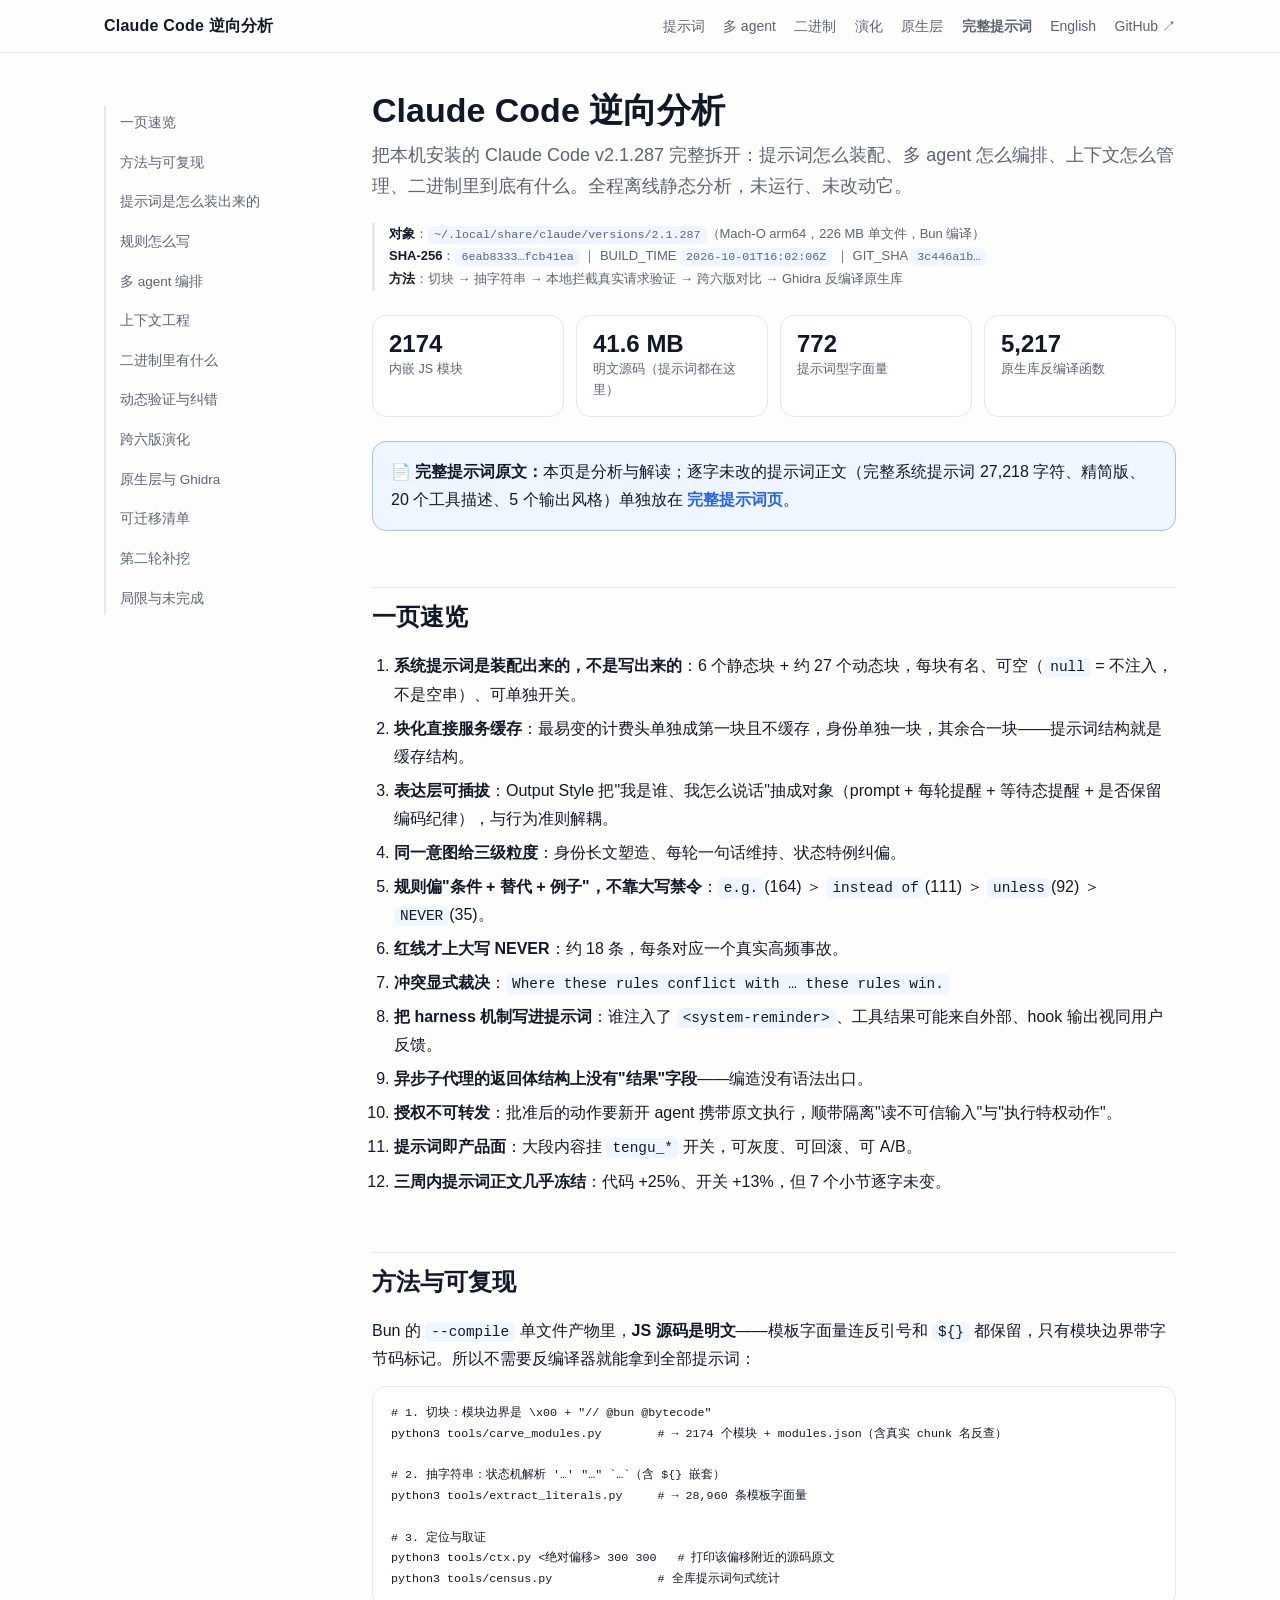
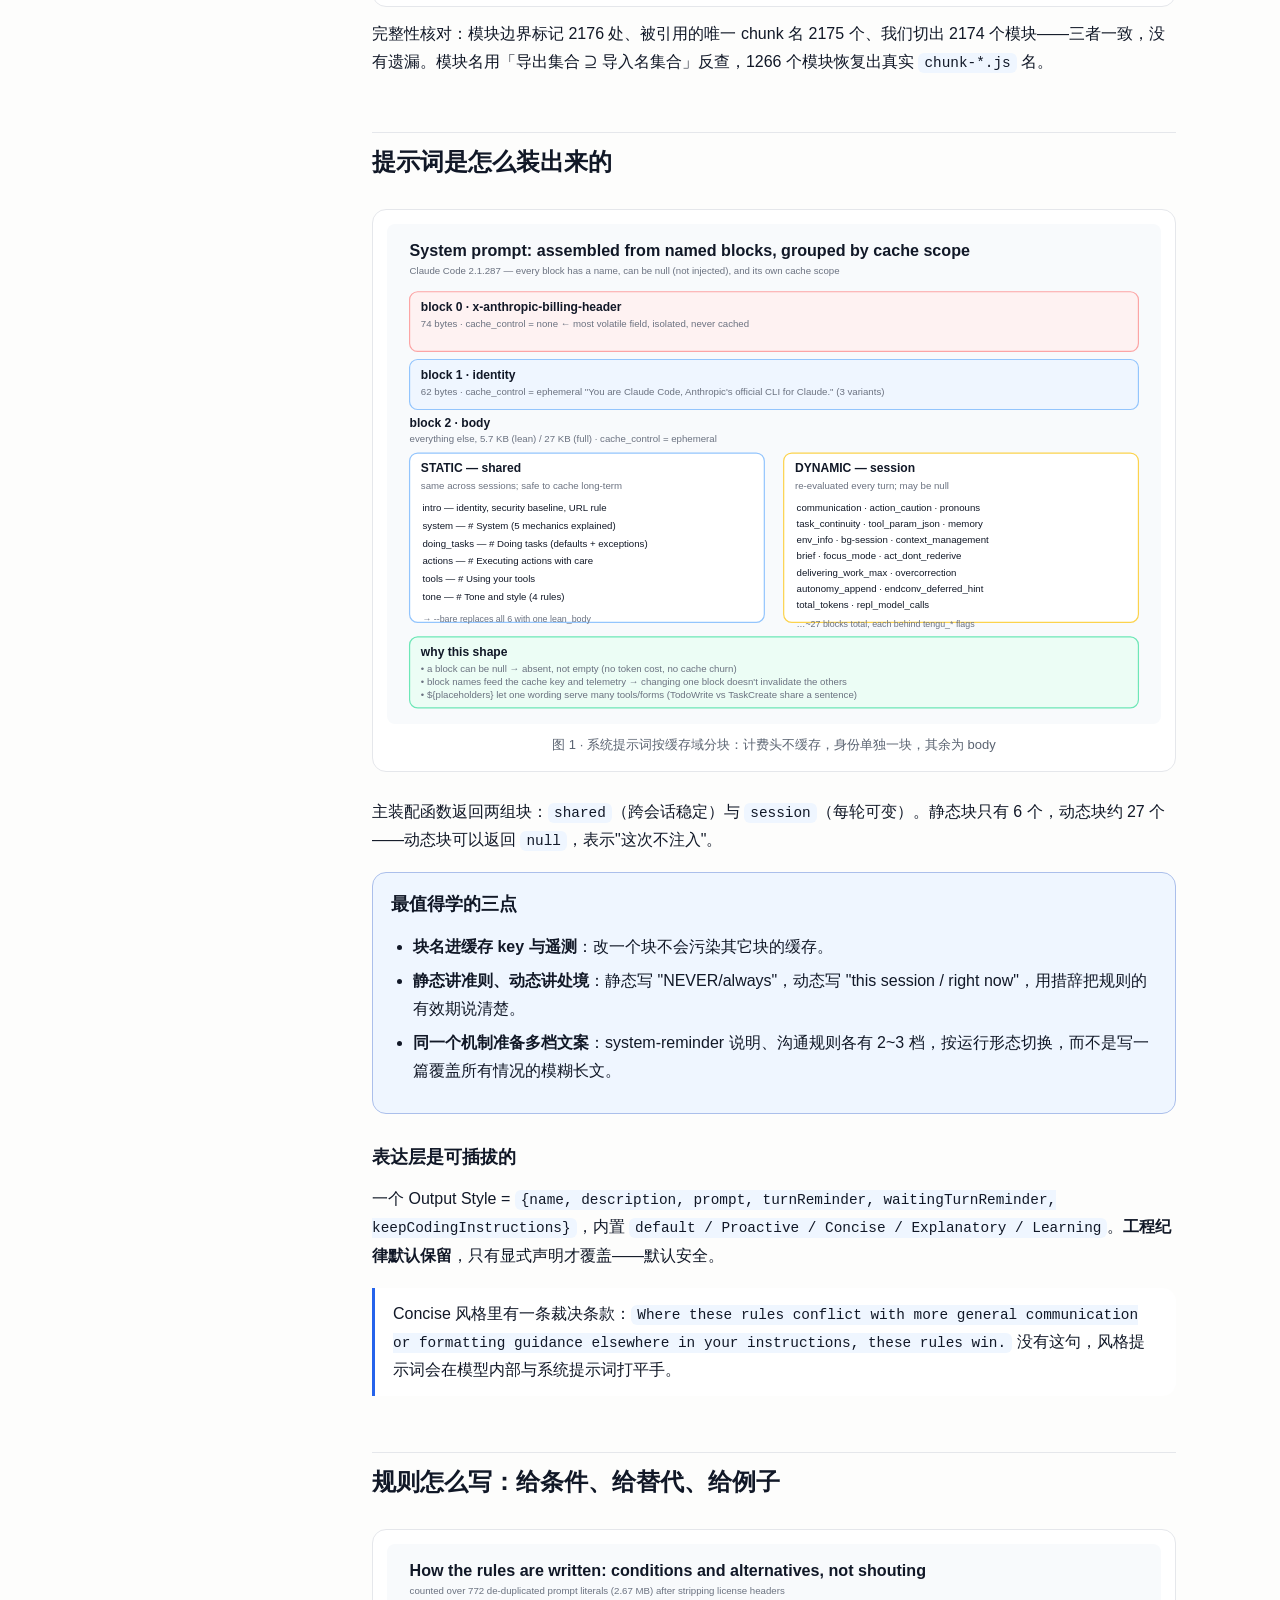
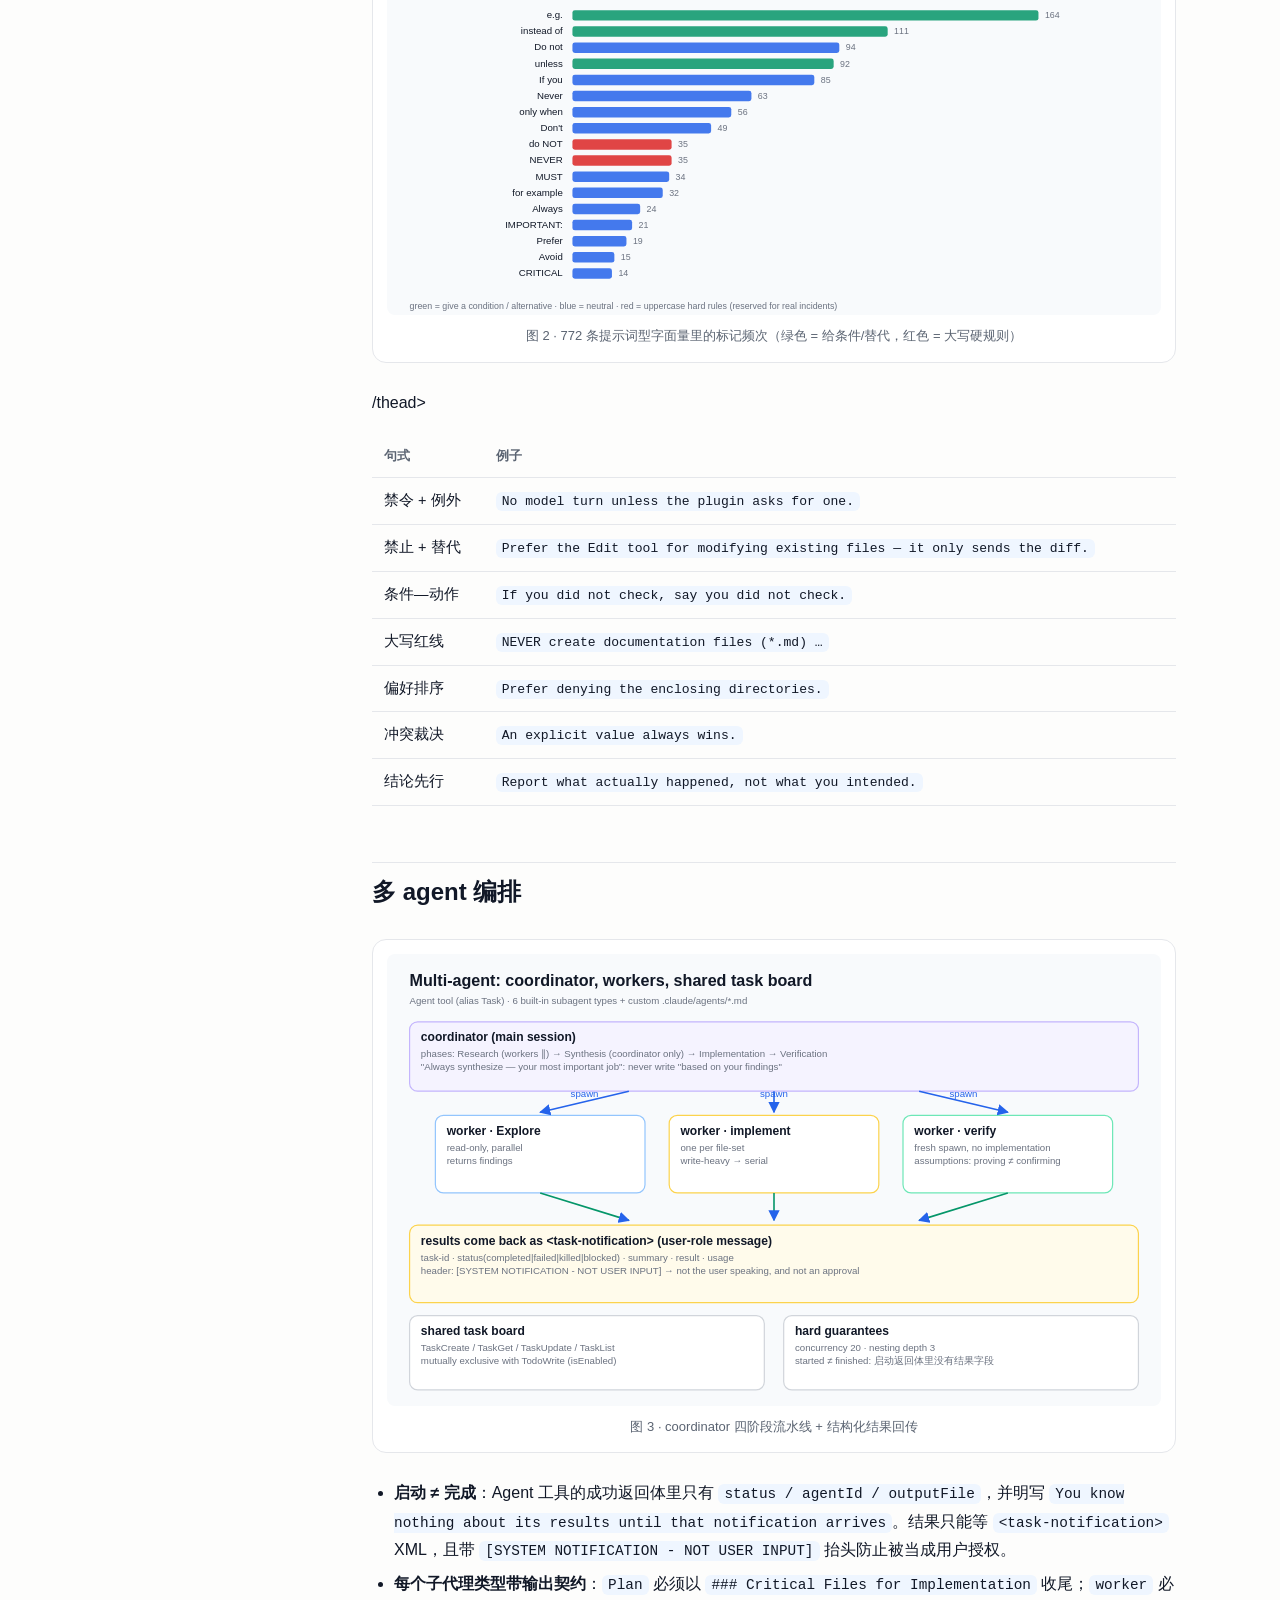
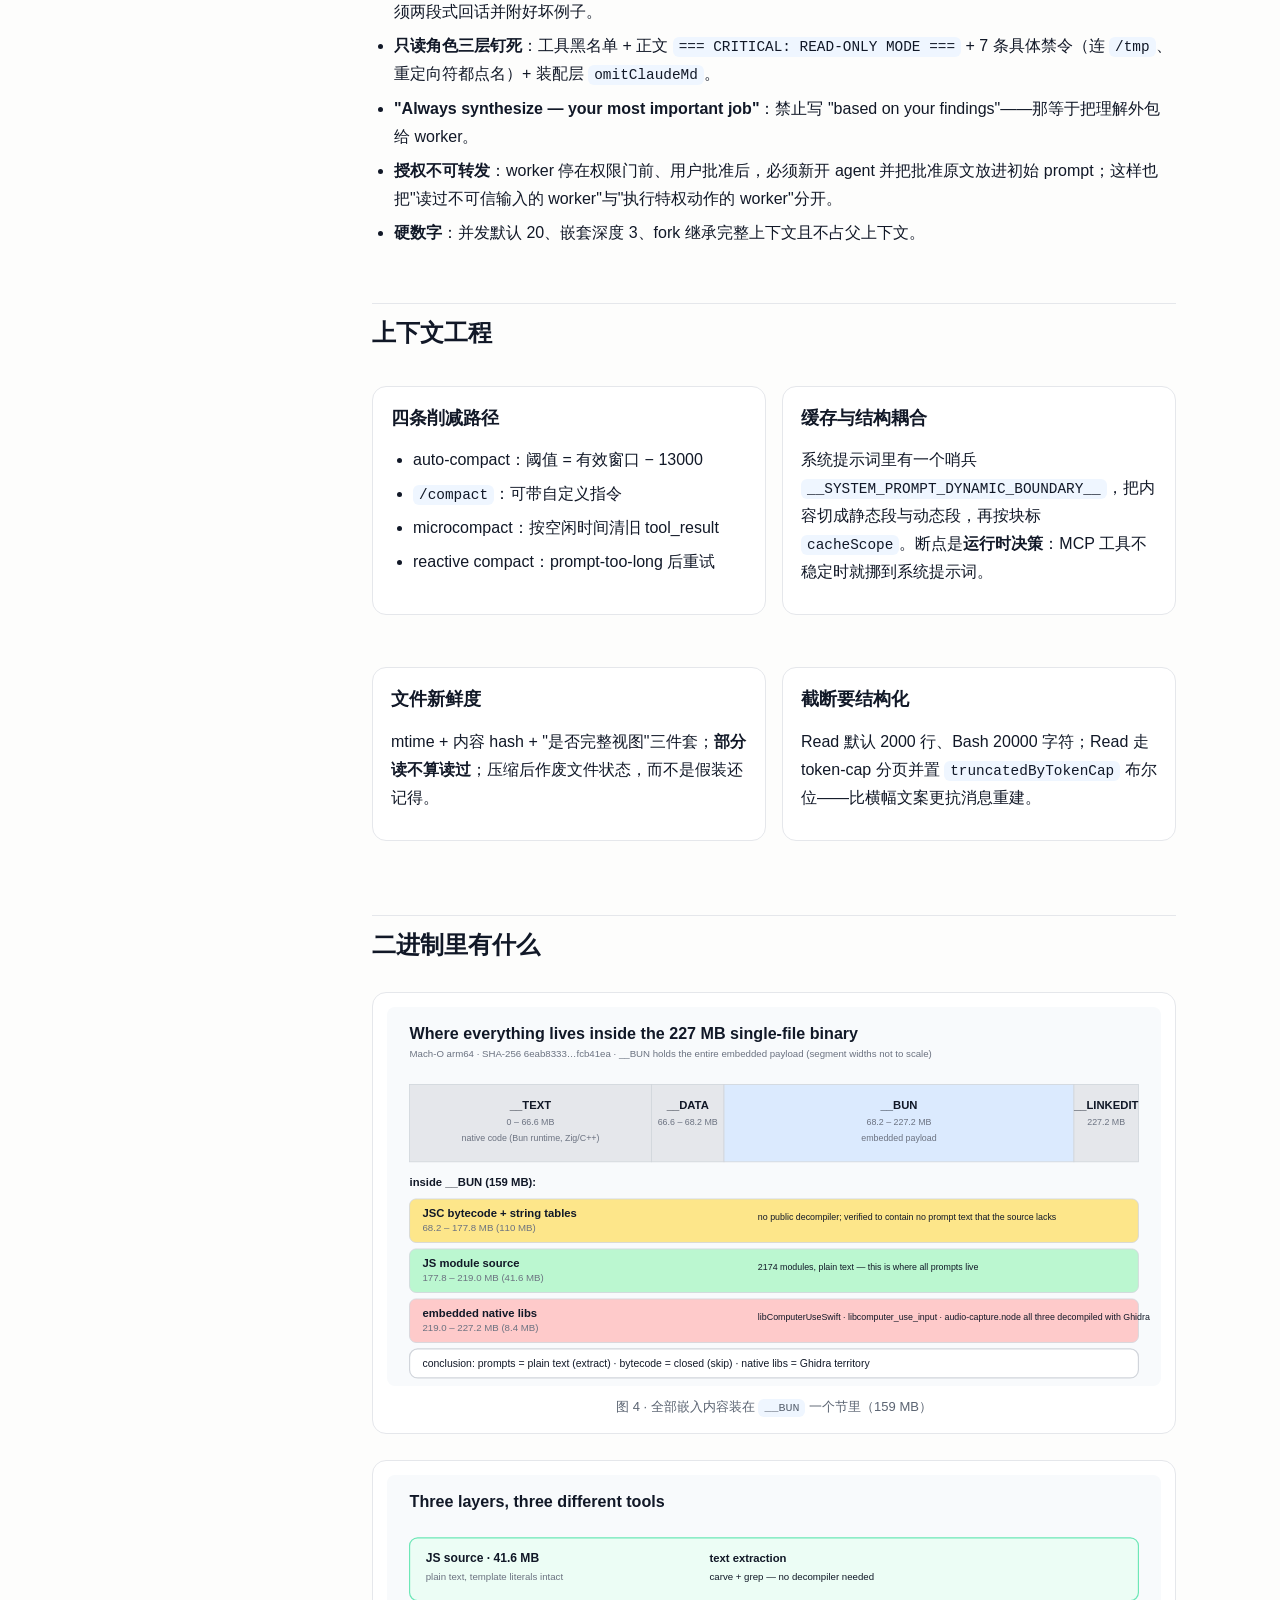
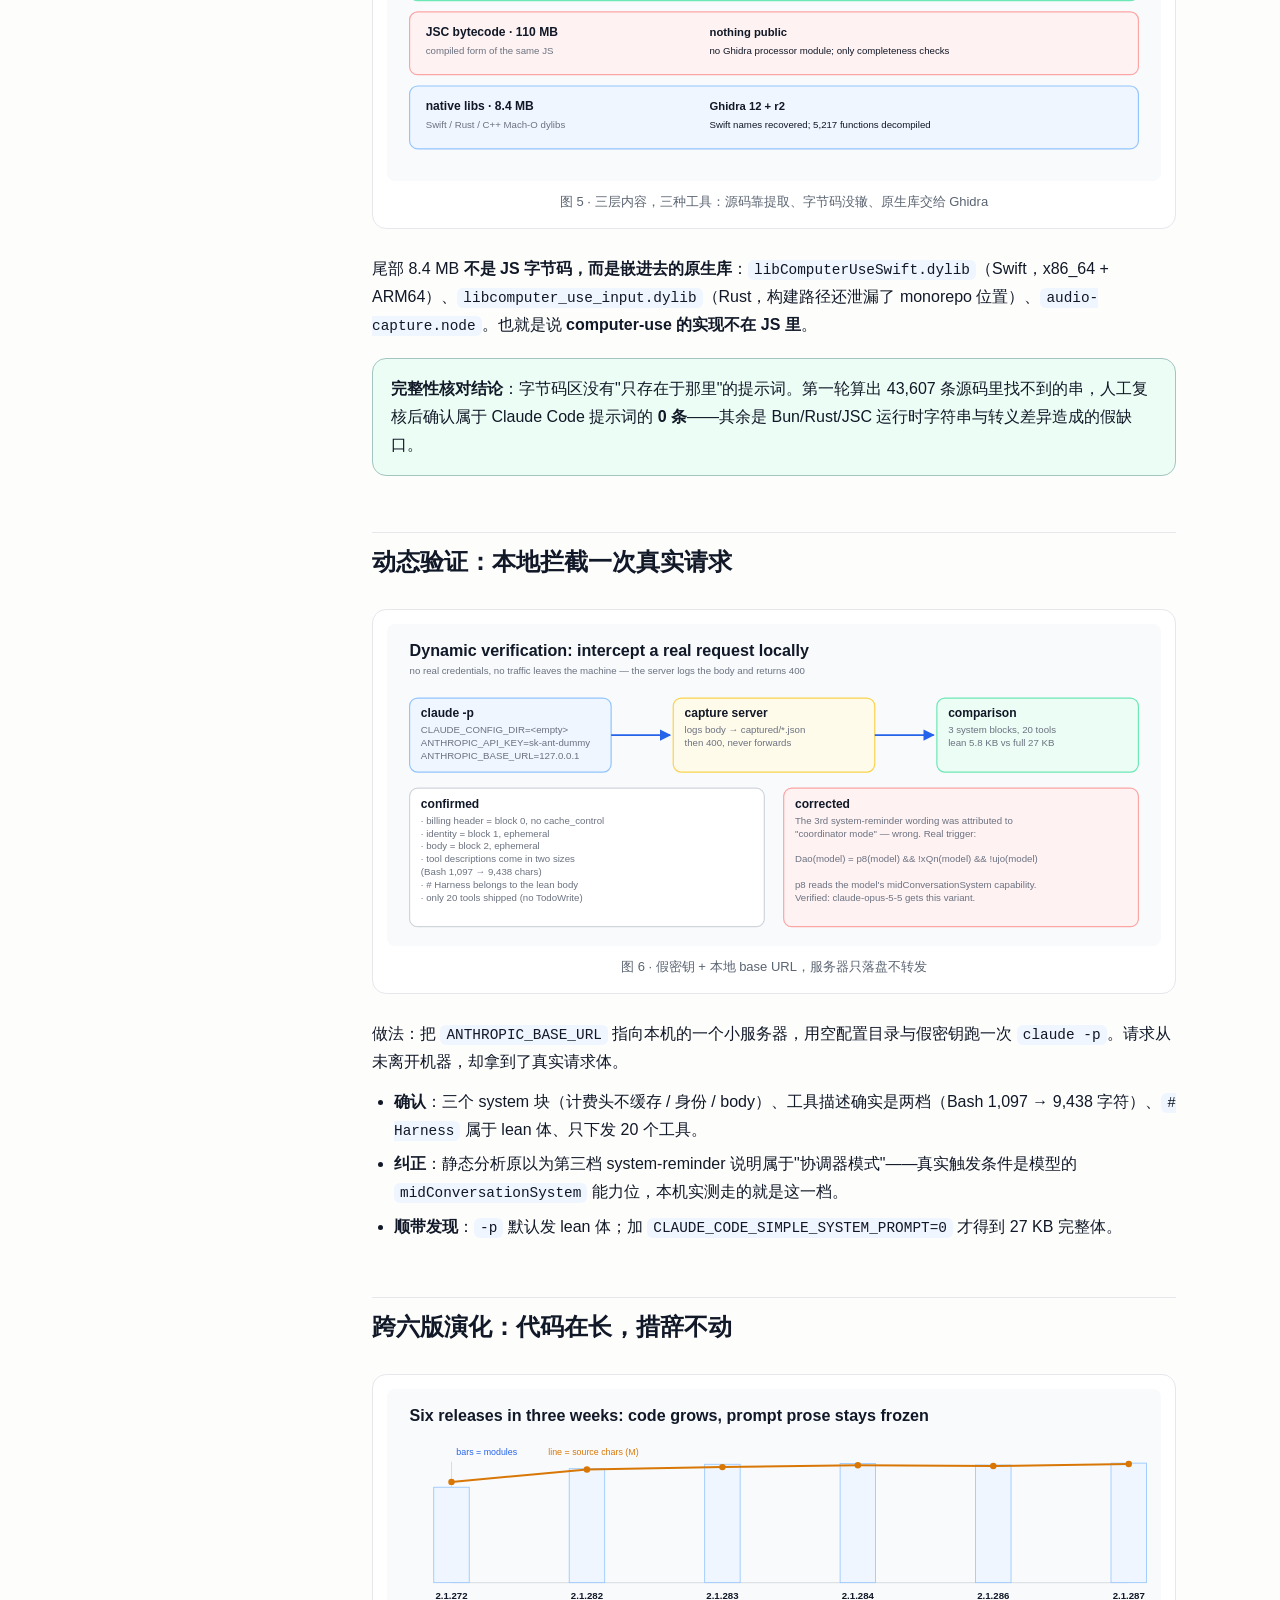
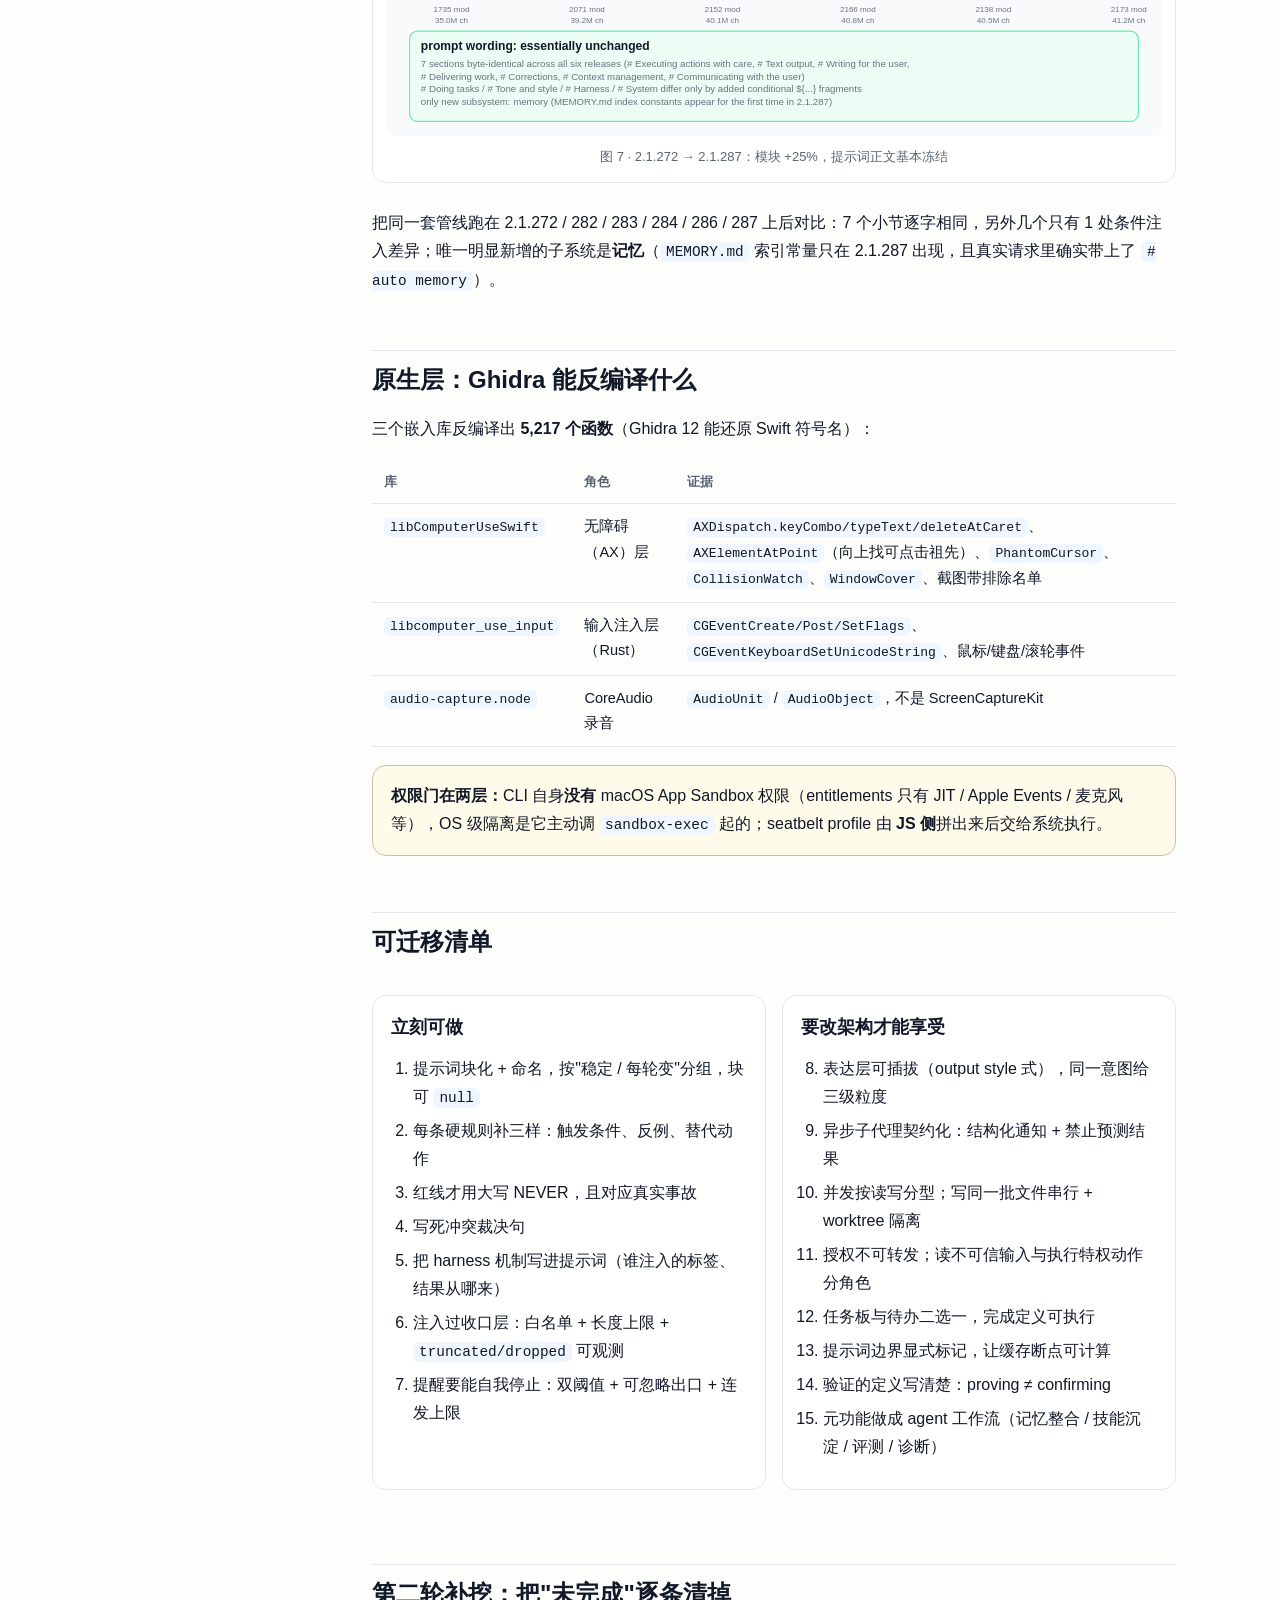
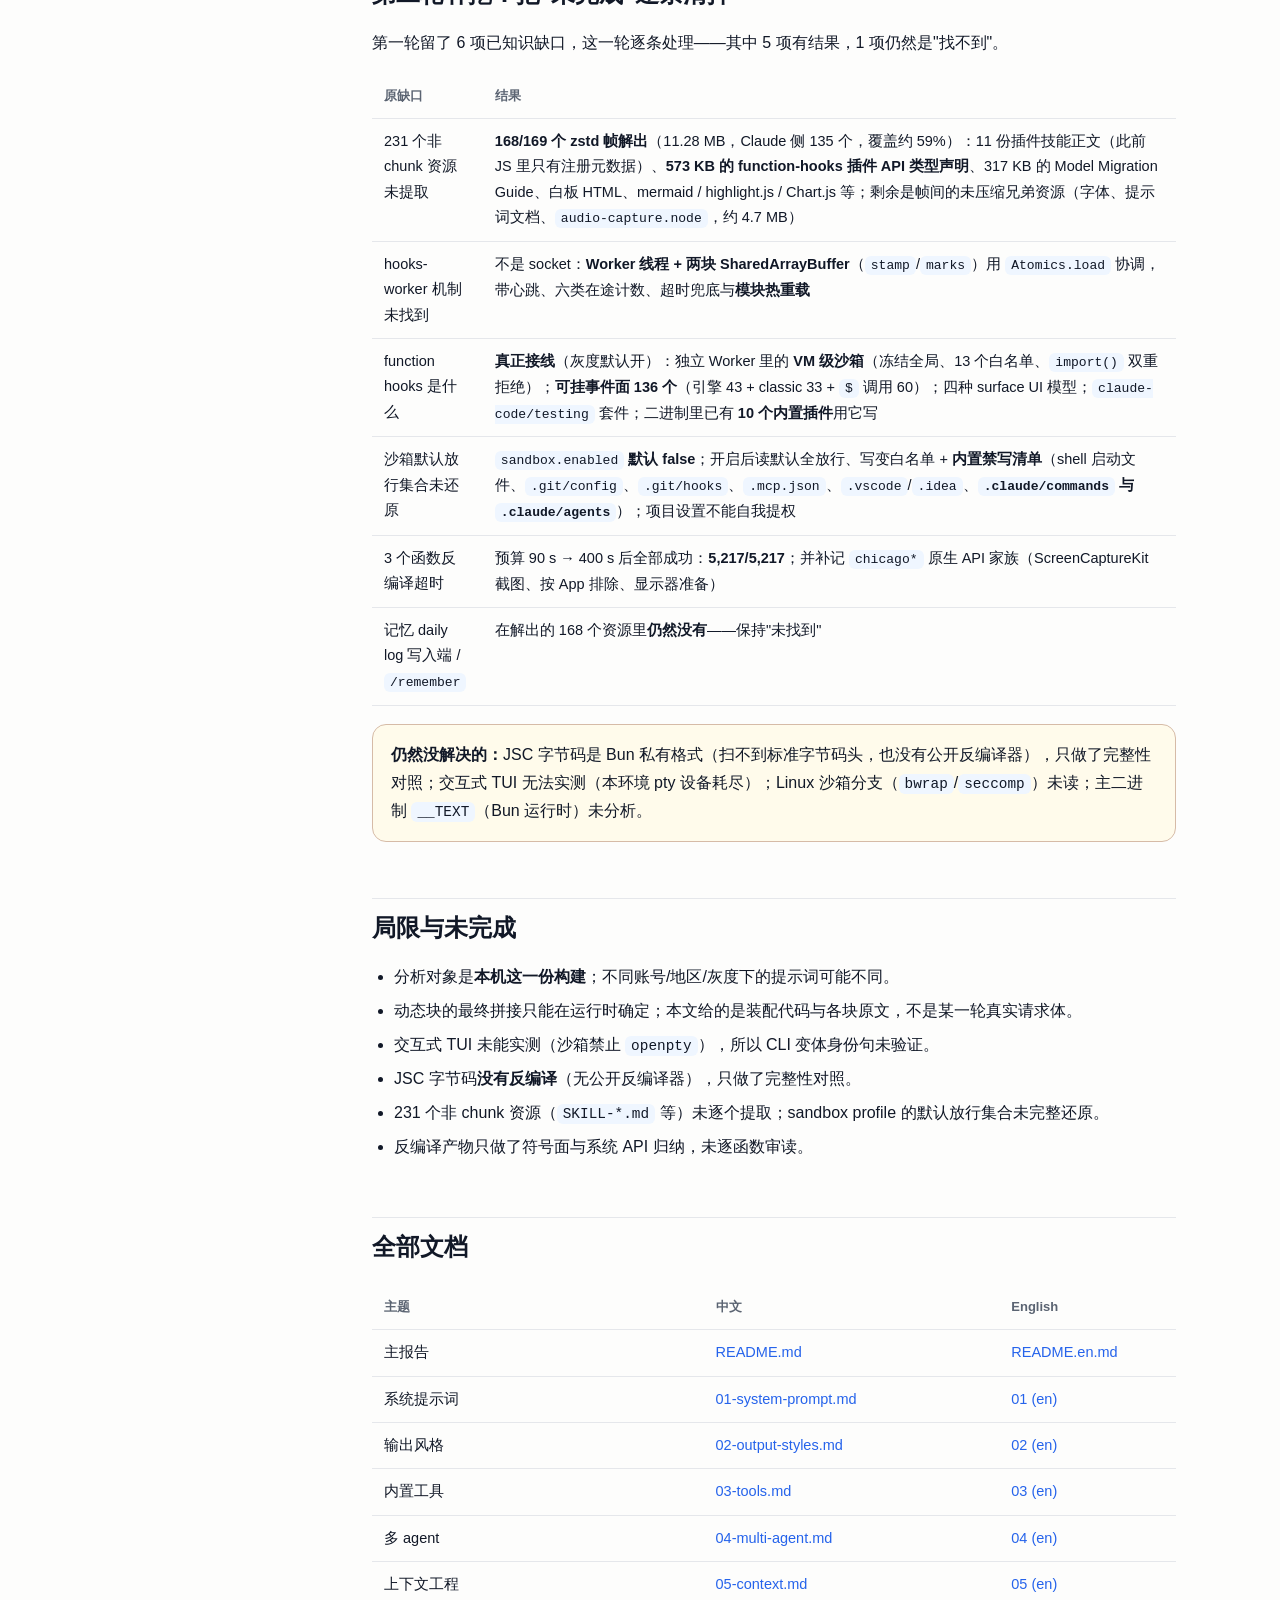
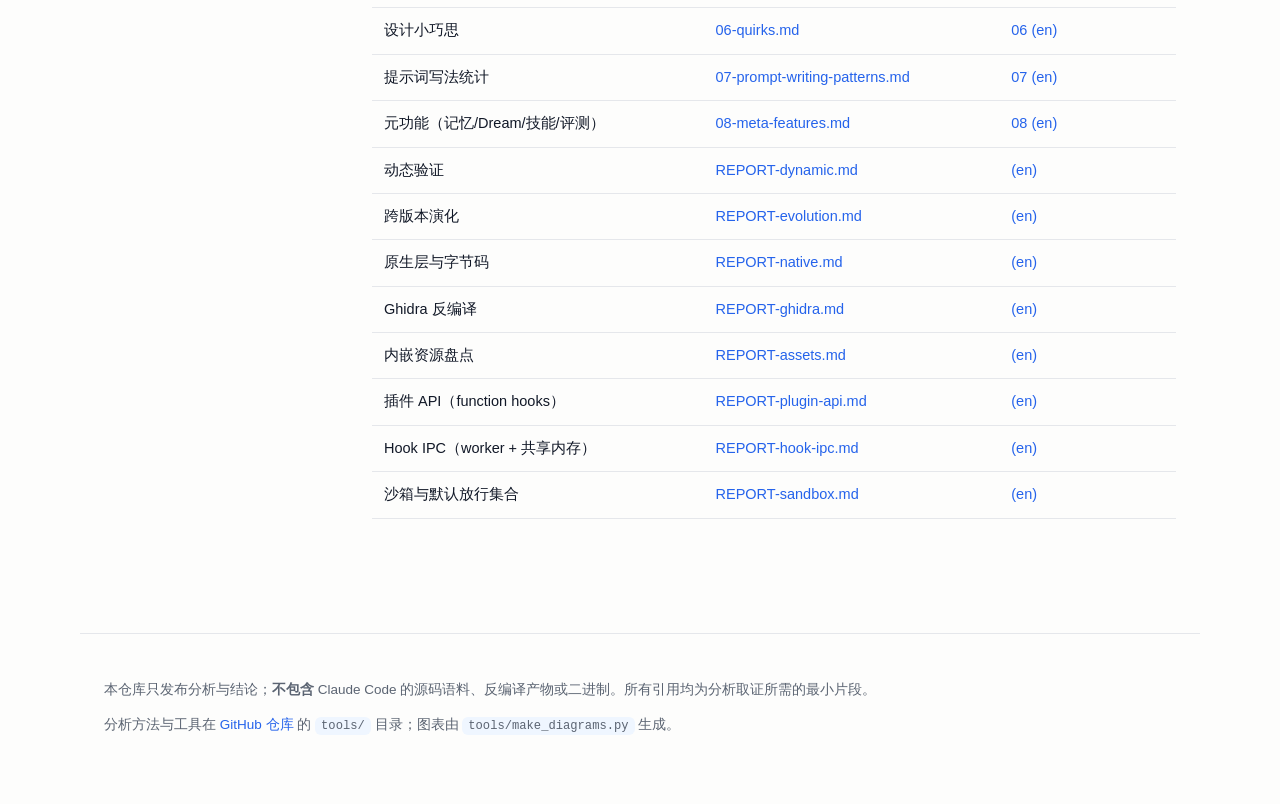
<file: docs/index.html>
<!DOCTYPE html>
<html lang="zh-CN">
<head>
<meta charset="utf-8">
<meta name="viewport" content="width=device-width,initial-scale=1">
<title>Claude Code 逆向分析：提示词、多 agent、设计小巧思</title>
<meta name="description" content="对 Claude Code v2.1.287 单文件产物的完整离线逆向：系统提示词如何装配、多 agent 如何编排、上下文工程与原生层。含图表、跨版本对比与可复现方法。">
<link rel="stylesheet" href="assets/style.css">
</head>
<body>
<header class="top"><div class="inner">
  <span class="brand">Claude Code 逆向分析</span>
  <span class="spacer"></span>
  <nav>
    <a href="#prompt">提示词</a>
    <a href="#agents">多 agent</a>
    <a href="#binary">二进制</a>
    <a href="#evolution">演化</a>
    <a href="#native">原生层</a>
    <a href="prompts.html"><b>完整提示词</b></a>
    <a href="en.html">English</a>
    <a href="https://github.com/louisyeaaah/claude-code-re">GitHub ↗</a>
  </nav>
</div></header>

<div class="wrap">
<aside>
  <ol>
    <li><a href="#overview">一页速览</a></li>
    <li><a href="#method">方法与可复现</a></li>
    <li><a href="#prompt">提示词是怎么装出来的</a></li>
    <li><a href="#patterns">规则怎么写</a></li>
    <li><a href="#agents">多 agent 编排</a></li>
    <li><a href="#context">上下文工程</a></li>
    <li><a href="#binary">二进制里有什么</a></li>
    <li><a href="#dynamic">动态验证与纠错</a></li>
    <li><a href="#evolution">跨六版演化</a></li>
    <li><a href="#native">原生层与 Ghidra</a></li>
    <li><a href="#lessons">可迁移清单</a></li>
    <li><a href="#round2">第二轮补挖</a></li>
    <li><a href="#limits">局限与未完成</a></li>
  </ol>
</aside>

<main>
<h1>Claude Code 逆向分析</h1>
<p class="lede">把本机安装的 Claude Code v2.1.287 完整拆开：提示词怎么装配、多 agent 怎么编排、上下文怎么管理、二进制里到底有什么。全程离线静态分析，未运行、未改动它。</p>

<div class="meta">
  <b>对象</b>：<code>~/.local/share/claude/versions/2.1.287</code>（Mach-O arm64，226 MB 单文件，Bun 编译）<br>
  <b>SHA-256</b>：<code>6eab8333…fcb41ea</code> ｜ BUILD_TIME <code>2026-10-01T16:02:06Z</code> ｜ GIT_SHA <code>3c446a1b…</code><br>
  <b>方法</b>：切块 → 抽字符串 → 本地拦截真实请求验证 → 跨六版对比 → Ghidra 反编译原生库
</div>

<div class="stats">
  <div class="stat"><div class="n">2174</div><div class="k">内嵌 JS 模块</div></div>
  <div class="stat"><div class="n">41.6 MB</div><div class="k">明文源码（提示词都在这里）</div></div>
  <div class="stat"><div class="n">772</div><div class="k">提示词型字面量</div></div>
  <div class="stat"><div class="n">5,217</div><div class="k">原生库反编译函数</div></div>
</div>

<div class="card accent" style="margin-top:18px">
  <b>📄 完整提示词原文：</b>本页是分析与解读；逐字未改的提示词正文（完整系统提示词 27,218 字符、精简版、20 个工具描述、5 个输出风格）单独放在 <a href="prompts.html"><b>完整提示词页</b></a>。
</div>
<h2 id="overview">一页速览</h2>
<ol>
  <li><b>系统提示词是装配出来的，不是写出来的</b>：6 个静态块 + 约 27 个动态块，每块有名、可空（<code>null</code> = 不注入，不是空串）、可单独开关。</li>
  <li><b>块化直接服务缓存</b>：最易变的计费头单独成第一块且不缓存，身份单独一块，其余合一块——提示词结构就是缓存结构。</li>
  <li><b>表达层可插拔</b>：Output Style 把"我是谁、我怎么说话"抽成对象（prompt + 每轮提醒 + 等待态提醒 + 是否保留编码纪律），与行为准则解耦。</li>
  <li><b>同一意图给三级粒度</b>：身份长文塑造、每轮一句话维持、状态特例纠偏。</li>
  <li><b>规则偏"条件 + 替代 + 例子"，不靠大写禁令</b>：<code>e.g.</code>(164) ＞ <code>instead of</code>(111) ＞ <code>unless</code>(92) ＞ <code>NEVER</code>(35)。</li>
  <li><b>红线才上大写 NEVER</b>：约 18 条，每条对应一个真实高频事故。</li>
  <li><b>冲突显式裁决</b>：<code>Where these rules conflict with … these rules win.</code></li>
  <li><b>把 harness 机制写进提示词</b>：谁注入了 <code>&lt;system-reminder&gt;</code>、工具结果可能来自外部、hook 输出视同用户反馈。</li>
  <li><b>异步子代理的返回体结构上没有"结果"字段</b>——编造没有语法出口。</li>
  <li><b>授权不可转发</b>：批准后的动作要新开 agent 携带原文执行，顺带隔离"读不可信输入"与"执行特权动作"。</li>
  <li><b>提示词即产品面</b>：大段内容挂 <code>tengu_*</code> 开关，可灰度、可回滚、可 A/B。</li>
  <li><b>三周内提示词正文几乎冻结</b>：代码 +25%、开关 +13%，但 7 个小节逐字未变。</li>
</ol>

<h2 id="method">方法与可复现</h2>
<p>Bun 的 <code>--compile</code> 单文件产物里，<b>JS 源码是明文</b>——模板字面量连反引号和 <code>${}</code> 都保留，只有模块边界带字节码标记。所以不需要反编译器就能拿到全部提示词：</p>
<pre><code># 1. 切块：模块边界是 \x00 + "// @bun @bytecode"
python3 tools/carve_modules.py        # → 2174 个模块 + modules.json（含真实 chunk 名反查）

# 2. 抽字符串：状态机解析 '…' "…" `…`（含 ${} 嵌套）
python3 tools/extract_literals.py     # → 28,960 条模板字面量

# 3. 定位与取证
python3 tools/ctx.py &lt;绝对偏移&gt; 300 300   # 打印该偏移附近的源码原文
python3 tools/census.py               # 全库提示词句式统计</code></pre>
<p>完整性核对：模块边界标记 2176 处、被引用的唯一 chunk 名 2175 个、我们切出 2174 个模块——三者一致，没有遗漏。模块名用「导出集合 ⊇ 导入名集合」反查，1266 个模块恢复出真实 <code>chunk-*.js</code> 名。</p>

<h2 id="prompt">提示词是怎么装出来的</h2>
<figure>
  <img src="assets/01-prompt-assembly.svg" alt="系统提示词的分块装配与缓存分层">
  <figcaption>图 1 · 系统提示词按缓存域分块：计费头不缓存，身份单独一块，其余为 body</figcaption>
</figure>
<p>主装配函数返回两组块：<code>shared</code>（跨会话稳定）与 <code>session</code>（每轮可变）。静态块只有 6 个，动态块约 27 个——动态块可以返回 <code>null</code>，表示"这次不注入"。</p>
<div class="card accent">
  <h3>最值得学的三点</h3>
  <ul>
    <li><b>块名进缓存 key 与遥测</b>：改一个块不会污染其它块的缓存。</li>
    <li><b>静态讲准则、动态讲处境</b>：静态写 "NEVER/always"，动态写 "this session / right now"，用措辞把规则的有效期说清楚。</li>
    <li><b>同一个机制准备多档文案</b>：system-reminder 说明、沟通规则各有 2~3 档，按运行形态切换，而不是写一篇覆盖所有情况的模糊长文。</li>
  </ul>
</div>

<h3>表达层是可插拔的</h3>
<p>一个 Output Style = <code>{name, description, prompt, turnReminder, waitingTurnReminder, keepCodingInstructions}</code>，内置 <code>default / Proactive / Concise / Explanatory / Learning</code>。<b>工程纪律默认保留</b>，只有显式声明才覆盖——默认安全。</p>
<blockquote>Concise 风格里有一条裁决条款：<code>Where these rules conflict with more general communication or formatting guidance elsewhere in your instructions, these rules win.</code> 没有这句，风格提示词会在模型内部与系统提示词打平手。</blockquote>

<h2 id="patterns">规则怎么写：给条件、给替代、给例子</h2>
<figure>
  <img src="assets/06-prompt-patterns.svg" alt="提示词里的指令标记频次统计">
  <figcaption>图 2 · 772 条提示词型字面量里的标记频次（绿色 = 给条件/替代，红色 = 大写硬规则）</figcaption>
</figure>
<table>
  <thead><tr><th>句式</th><th>例子</th></tr></thead>
/thead>
  <tbody>
    <tr><td>禁令 + 例外</td><td><code>No model turn unless the plugin asks for one.</code></td></tr>
    <tr><td>禁止 + 替代</td><td><code>Prefer the Edit tool for modifying existing files — it only sends the diff.</code></td></tr>
    <tr><td>条件—动作</td><td><code>If you did not check, say you did not check.</code></td></tr>
    <tr><td>大写红线</td><td><code>NEVER create documentation files (*.md) …</code></td></tr>
    <tr><td>偏好排序</td><td><code>Prefer denying the enclosing directories.</code></td></tr>
    <tr><td>冲突裁决</td><td><code>An explicit value always wins.</code></td></tr>
    <tr><td>结论先行</td><td><code>Report what actually happened, not what you intended.</code></td></tr>
  </tbody>
</table>

<h2 id="agents">多 agent 编排</h2>
<figure>
  <img src="assets/02-multi-agent.svg" alt="coordinator 与 worker 的编排结构">
  <figcaption>图 3 · coordinator 四阶段流水线 + 结构化结果回传</figcaption>
</figure>
<ul>
  <li><b>启动 ≠ 完成</b>：Agent 工具的成功返回体里只有 <code>status / agentId / outputFile</code>，并明写 <code>You know nothing about its results until that notification arrives</code>。结果只能等 <code>&lt;task-notification&gt;</code> XML，且带 <code>[SYSTEM NOTIFICATION - NOT USER INPUT]</code> 抬头防止被当成用户授权。</li>
  <li><b>每个子代理类型带输出契约</b>：<code>Plan</code> 必须以 <code>### Critical Files for Implementation</code> 收尾；<code>worker</code> 必须两段式回话并附好坏例子。</li>
  <li><b>只读角色三层钉死</b>：工具黑名单 + 正文 <code>=== CRITICAL: READ-ONLY MODE ===</code> + 7 条具体禁令（连 <code>/tmp</code>、重定向符都点名）+ 装配层 <code>omitClaudeMd</code>。</li>
  <li><b>"Always synthesize — your most important job"</b>：禁止写 "based on your findings"——那等于把理解外包给 worker。</li>
  <li><b>授权不可转发</b>：worker 停在权限门前、用户批准后，必须新开 agent 并把批准原文放进初始 prompt；这样也把"读过不可信输入的 worker"与"执行特权动作的 worker"分开。</li>
  <li><b>硬数字</b>：并发默认 20、嵌套深度 3、fork 继承完整上下文且不占父上下文。</li>
</ul>

<h2 id="context">上下文工程</h2>
<div class="grid2">
  <div class="card">
    <h3>四条削减路径</h3>
    <ul>
      <li>auto-compact：阈值 = 有效窗口 − 13000</li>
      <li><code>/compact</code>：可带自定义指令</li>
      <li>microcompact：按空闲时间清旧 tool_result</li>
      <li>reactive compact：prompt-too-long 后重试</li>
    </ul>
  </div>
  <div class="card">
    <h3>缓存与结构耦合</h3>
    <p>系统提示词里有一个哨兵 <code>__SYSTEM_PROMPT_DYNAMIC_BOUNDARY__</code>，把内容切成静态段与动态段，再按块标 <code>cacheScope</code>。断点是<b>运行时决策</b>：MCP 工具不稳定时就挪到系统提示词。</p>
  </div>
  <div class="card">
    <h3>文件新鲜度</h3>
    <p>mtime + 内容 hash + "是否完整视图"三件套；<b>部分读不算读过</b>；压缩后作废文件状态，而不是假装还记得。</p>
  </div>
  <div class="card">
    <h3>截断要结构化</h3>
    <p>Read 默认 2000 行、Bash 20000 字符；Read 走 token-cap 分页并置 <code>truncatedByTokenCap</code> 布尔位——比横幅文案更抗消息重建。</p>
  </div>
</div>

<h2 id="binary">二进制里有什么</h2>
<figure>
  <img src="assets/03-binary-layout.svg" alt="Mach-O 段结构与 __BUN 内部的三大块">
  <figcaption>图 4 · 全部嵌入内容装在 <code>__BUN</code> 一个节里（159 MB）</figcaption>
</figure>
<figure>
  <img src="assets/04-three-layers.svg" alt="三层内容与各自需要的工具">
  <figcaption>图 5 · 三层内容，三种工具：源码靠提取、字节码没辙、原生库交给 Ghidra</figcaption>
</figure>
<p>尾部 8.4 MB <b>不是 JS 字节码，而是嵌进去的原生库</b>：<code>libComputerUseSwift.dylib</code>（Swift，x86_64 + ARM64）、<code>libcomputer_use_input.dylib</code>（Rust，构建路径还泄漏了 monorepo 位置）、<code>audio-capture.node</code>。也就是说 <b>computer-use 的实现不在 JS 里</b>。</p>
<div class="card good">
  <b>完整性核对结论</b>：字节码区没有"只存在于那里"的提示词。第一轮算出 43,607 条源码里找不到的串，人工复核后确认属于 Claude Code 提示词的 <b>0 条</b>——其余是 Bun/Rust/JSC 运行时字符串与转义差异造成的假缺口。
</div>

<h2 id="dynamic">动态验证：本地拦截一次真实请求</h2>
<figure>
  <img src="assets/07-dynamic-verification.svg" alt="本地拦截真实请求并与静态还原对照">
  <figcaption>图 6 · 假密钥 + 本地 base URL，服务器只落盘不转发</figcaption>
</figure>
<p>做法：把 <code>ANTHROPIC_BASE_URL</code> 指向本机的一个小服务器，用空配置目录与假密钥跑一次 <code>claude -p</code>。请求从未离开机器，却拿到了真实请求体。</p>
<ul>
  <li><b>确认</b>：三个 system 块（计费头不缓存 / 身份 / body）、工具描述确实是两档（Bash 1,097 → 9,438 字符）、<code># Harness</code> 属于 lean 体、只下发 20 个工具。</li>
  <li><b>纠正</b>：静态分析原以为第三档 system-reminder 说明属于"协调器模式"——真实触发条件是模型的 <code>midConversationSystem</code> 能力位，本机实测走的就是这一档。</li>
  <li><b>顺带发现</b>：<code>-p</code> 默认发 lean 体；加 <code>CLAUDE_CODE_SIMPLE_SYSTEM_PROMPT=0</code> 才得到 27 KB 完整体。</li>
</ul>

<h2 id="evolution">跨六版演化：代码在长，措辞不动</h2>
<figure>
  <img src="assets/05-evolution.svg" alt="六个版本的规模增长与提示词稳定性">
  <figcaption>图 7 · 2.1.272 → 2.1.287：模块 +25%，提示词正文基本冻结</figcaption>
</figure>
<p>把同一套管线跑在 2.1.272 / 282 / 283 / 284 / 286 / 287 上后对比：7 个小节逐字相同，另外几个只有 1 处条件注入差异；唯一明显新增的子系统是<b>记忆</b>（<code>MEMORY.md</code> 索引常量只在 2.1.287 出现，且真实请求里确实带上了 <code># auto memory</code>）。</p>

<h2 id="native">原生层：Ghidra 能反编译什么</h2>
<p>三个嵌入库反编译出 <b>5,217 个函数</b>（Ghidra 12 能还原 Swift 符号名）：</p>
<table>
  <thead><tr><th>库</th><th>角色</th><th>证据</th></tr></thead>
  <tbody>
    <tr><td><code>libComputerUseSwift</code></td><td>无障碍（AX）层</td><td><code>AXDispatch.keyCombo/typeText/deleteAtCaret</code>、<code>AXElementAtPoint</code>（向上找可点击祖先）、<code>PhantomCursor</code>、<code>CollisionWatch</code>、<code>WindowCover</code>、截图带排除名单</td></tr>
    <tr><td><code>libcomputer_use_input</code></td><td>输入注入层（Rust）</td><td><code>CGEventCreate/Post/SetFlags</code>、<code>CGEventKeyboardSetUnicodeString</code>、鼠标/键盘/滚轮事件</td></tr>
    <tr><td><code>audio-capture.node</code></td><td>CoreAudio 录音</td><td><code>AudioUnit</code> / <code>AudioObject</code>，不是 ScreenCaptureKit</td></tr>
  </tbody>
</table>
<div class="card warn">
  <b>权限门在两层：</b>CLI 自身<b>没有</b> macOS App Sandbox 权限（entitlements 只有 JIT / Apple Events / 麦克风等），OS 级隔离是它主动调 <code>sandbox-exec</code> 起的；seatbelt profile 由 <b>JS 侧</b>拼出来后交给系统执行。
</div>

<h2 id="lessons">可迁移清单</h2>
<div class="grid2">
  <div class="card">
    <h3>立刻可做</h3>
    <ol>
      <li>提示词块化 + 命名，按"稳定 / 每轮变"分组，块可 <code>null</code></li>
      <li>每条硬规则补三样：触发条件、反例、替代动作</li>
      <li>红线才用大写 NEVER，且对应真实事故</li>
      <li>写死冲突裁决句</li>
      <li>把 harness 机制写进提示词（谁注入的标签、结果从哪来）</li>
      <li>注入过收口层：白名单 + 长度上限 + <code>truncated/dropped</code> 可观测</li>
      <li>提醒要能自我停止：双阈值 + 可忽略出口 + 连发上限</li>
    </ol>
  </div>
  <div class="card">
    <h3>要改架构才能享受</h3>
    <ol start="8">
      <li>表达层可插拔（output style 式），同一意图给三级粒度</li>
      <li>异步子代理契约化：结构化通知 + 禁止预测结果</li>
      <li>并发按读写分型；写同一批文件串行 + worktree 隔离</li>
      <li>授权不可转发；读不可信输入与执行特权动作分角色</li>
      <li>任务板与待办二选一，完成定义可执行</li>
      <li>提示词边界显式标记，让缓存断点可计算</li>
      <li>验证的定义写清楚：proving ≠ confirming</li>
      <li>元功能做成 agent 工作流（记忆整合 / 技能沉淀 / 评测 / 诊断）</li>
    </ol>
  </div>
</div>

<h2 id="round2">第二轮补挖：把"未完成"逐条清掉</h2>
<p>第一轮留了 6 项已知识缺口，这一轮逐条处理——其中 5 项有结果，1 项仍然是"找不到"。</p>
<table>
  <thead><tr><th>原缺口</th><th>结果</th></tr></thead>
  <tbody>
    <tr><td>231 个非 chunk 资源未提取</td><td><b>168/169 个 zstd 帧解出</b>（11.28 MB，Claude 侧 135 个，覆盖约 59%）：11 份插件技能正文（此前 JS 里只有注册元数据）、<b>573 KB 的 function-hooks 插件 API 类型声明</b>、317 KB 的 Model Migration Guide、白板 HTML、mermaid / highlight.js / Chart.js 等；剩余是帧间的未压缩兄弟资源（字体、提示词文档、<code>audio-capture.node</code>，约 4.7 MB）</td></tr>
    <tr><td>hooks-worker 机制未找到</td><td>不是 socket：<b>Worker 线程 + 两块 SharedArrayBuffer</b>（<code>stamp</code>/<code>marks</code>）用 <code>Atomics.load</code> 协调，带心跳、六类在途计数、超时兜底与<b>模块热重载</b></td></tr>
    <tr><td>function hooks 是什么</td><td><b>真正接线</b>（灰度默认开）：独立 Worker 里的 <b>VM 级沙箱</b>（冻结全局、13 个白名单、<code>import()</code> 双重拒绝）；<b>可挂事件面 136 个</b>（引擎 43 + classic 33 + <code>$</code> 调用 60）；四种 surface UI 模型；<code>claude-code/testing</code> 套件；二进制里已有 <b>10 个内置插件</b>用它写</td></tr>
    <tr><td>沙箱默认放行集合未还原</td><td><code>sandbox.enabled</code> <b>默认 false</b>；开启后读默认全放行、写变白名单 + <b>内置禁写清单</b>（shell 启动文件、<code>.git/config</code>、<code>.git/hooks</code>、<code>.mcp.json</code>、<code>.vscode</code>/<code>.idea</code>、<b><code>.claude/commands</code> 与 <code>.claude/agents</code></b>）；项目设置不能自我提权</td></tr>
    <tr><td>3 个函数反编译超时</td><td>预算 90 s → 400 s 后全部成功：<b>5,217/5,217</b>；并补记 <code>chicago*</code> 原生 API 家族（ScreenCaptureKit 截图、按 App 排除、显示器准备）</td></tr>
    <tr><td>记忆 daily log 写入端 / <code>/remember</code></td><td>在解出的 168 个资源里<b>仍然没有</b>——保持"未找到"</td></tr>
  </tbody>
</table>
<div class="card warn">
  <b>仍然没解决的：</b>JSC 字节码是 Bun 私有格式（扫不到标准字节码头，也没有公开反编译器），只做了完整性对照；交互式 TUI 无法实测（本环境 pty 设备耗尽）；Linux 沙箱分支（<code>bwrap</code>/<code>seccomp</code>）未读；主二进制 <code>__TEXT</code>（Bun 运行时）未分析。
</div>

<h2 id="limits">局限与未完成</h2>
<ul>
  <li>分析对象是<b>本机这一份构建</b>；不同账号/地区/灰度下的提示词可能不同。</li>
  <li>动态块的最终拼接只能在运行时确定；本文给的是装配代码与各块原文，不是某一轮真实请求体。</li>
  <li>交互式 TUI 未能实测（沙箱禁止 <code>openpty</code>），所以 CLI 变体身份句未验证。</li>
  <li>JSC 字节码<b>没有反编译</b>（无公开反编译器），只做了完整性对照。</li>
  <li>231 个非 chunk 资源（<code>SKILL-*.md</code> 等）未逐个提取；sandbox profile 的默认放行集合未完整还原。</li>
  <li>反编译产物只做了符号面与系统 API 归纳，未逐函数审读。</li>
</ul>

<h2>全部文档</h2>
<table>
  <thead><tr><th>主题</th><th>中文</th><th>English</th></tr></thead>
  <tbody>
    <tr><td>主报告</td><td><a href="https://github.com/louisyeaaah/claude-code-re/blob/main/README.md">README.md</a></td><td><a href="https://github.com/louisyeaaah/claude-code-re/blob/main/README.en.md">README.en.md</a></td></tr>
    <tr><td>系统提示词</td><td><a href="https://github.com/louisyeaaah/claude-code-re/blob/main/extracted/01-system-prompt.md">01-system-prompt.md</a></td><td><a href="https://github.com/louisyeaaah/claude-code-re/blob/main/extracted/01-system-prompt.en.md">01 (en)</a></td></tr>
    <tr><td>输出风格</td><td><a href="https://github.com/louisyeaaah/claude-code-re/blob/main/extracted/02-output-styles.md">02-output-styles.md</a></td><td><a href="https://github.com/louisyeaaah/claude-code-re/blob/main/extracted/02-output-styles.en.md">02 (en)</a></td></tr>
    <tr><td>内置工具</td><td><a href="https://github.com/louisyeaaah/claude-code-re/blob/main/extracted/03-tools.md">03-tools.md</a></td><td><a href="https://github.com/louisyeaaah/claude-code-re/blob/main/extracted/03-tools.en.md">03 (en)</a></td></tr>
    <tr><td>多 agent</td><td><a href="https://github.com/louisyeaaah/claude-code-re/blob/main/extracted/04-multi-agent.md">04-multi-agent.md</a></td><td><a href="https://github.com/louisyeaaah/claude-code-re/blob/main/extracted/04-multi-agent.en.md">04 (en)</a></td></tr>
    <tr><td>上下文工程</td><td><a href="https://github.com/louisyeaaah/claude-code-re/blob/main/extracted/05-context.md">05-context.md</a></td><td><a href="https://github.com/louisyeaaah/claude-code-re/blob/main/extracted/05-context.en.md">05 (en)</a></td></tr>
    <tr><td>设计小巧思</td><td><a href="https://github.com/louisyeaaah/claude-code-re/blob/main/extracted/06-quirks.md">06-quirks.md</a></td><td><a href="https://github.com/louisyeaaah/claude-code-re/blob/main/extracted/06-quirks.en.md">06 (en)</a></td></tr>
    <tr><td>提示词写法统计</td><td><a href="https://github.com/louisyeaaah/claude-code-re/blob/main/extracted/07-prompt-writing-patterns.md">07-prompt-writing-patterns.md</a></td><td><a href="https://github.com/louisyeaaah/claude-code-re/blob/main/extracted/07-prompt-writing-patterns.en.md">07 (en)</a></td></tr>
    <tr><td>元功能（记忆/Dream/技能/评测）</td><td><a href="https://github.com/louisyeaaah/claude-code-re/blob/main/extracted/08-meta-features.md">08-meta-features.md</a></td><td><a href="https://github.com/louisyeaaah/claude-code-re/blob/main/extracted/08-meta-features.en.md">08 (en)</a></td></tr>
    <tr><td>动态验证</td><td><a href="https://github.com/louisyeaaah/claude-code-re/blob/main/verify/REPORT-dynamic.md">REPORT-dynamic.md</a></td><td><a href="https://github.com/louisyeaaah/claude-code-re/blob/main/verify/REPORT-dynamic.en.md">(en)</a></td></tr>
    <tr><td>跨版本演化</td><td><a href="https://github.com/louisyeaaah/claude-code-re/blob/main/evolution/REPORT-evolution.md">REPORT-evolution.md</a></td><td><a href="https://github.com/louisyeaaah/claude-code-re/blob/main/evolution/REPORT-evolution.en.md">(en)</a></td></tr>
    <tr><td>原生层与字节码</td><td><a href="https://github.com/louisyeaaah/claude-code-re/blob/main/verify/REPORT-native.md">REPORT-native.md</a></td><td><a href="https://github.com/louisyeaaah/claude-code-re/blob/main/verify/REPORT-native.en.md">(en)</a></td></tr>
    <tr><td>Ghidra 反编译</td><td><a href="https://github.com/louisyeaaah/claude-code-re/blob/main/verify/REPORT-ghidra.md">REPORT-ghidra.md</a></td><td><a href="https://github.com/louisyeaaah/claude-code-re/blob/main/verify/REPORT-ghidra.en.md">(en)</a></td></tr>
    <tr><td>内嵌资源盘点</td><td><a href="https://github.com/louisyeaaah/claude-code-re/blob/main/verify/REPORT-assets.md">REPORT-assets.md</a></td><td><a href="https://github.com/louisyeaaah/claude-code-re/blob/main/verify/REPORT-assets.en.md">(en)</a></td></tr>
    <tr><td>插件 API（function hooks）</td><td><a href="https://github.com/louisyeaaah/claude-code-re/blob/main/verify/REPORT-plugin-api.md">REPORT-plugin-api.md</a></td><td><a href="https://github.com/louisyeaaah/claude-code-re/blob/main/verify/REPORT-plugin-api.en.md">(en)</a></td></tr>
    <tr><td>Hook IPC（worker + 共享内存）</td><td><a href="https://github.com/louisyeaaah/claude-code-re/blob/main/verify/REPORT-hook-ipc.md">REPORT-hook-ipc.md</a></td><td><a href="https://github.com/louisyeaaah/claude-code-re/blob/main/verify/REPORT-hook-ipc.en.md">(en)</a></td></tr>
    <tr><td>沙箱与默认放行集合</td><td><a href="https://github.com/louisyeaaah/claude-code-re/blob/main/verify/REPORT-sandbox.md">REPORT-sandbox.md</a></td><td><a href="https://github.com/louisyeaaah/claude-code-re/blob/main/verify/REPORT-sandbox.en.md">(en)</a></td></tr>
  </tbody>
</table>

</main>
</div>

<footer>
  <p>本仓库只发布分析与结论；<b>不包含</b> Claude Code 的源码语料、反编译产物或二进制。所有引用均为分析取证所需的最小片段。</p>
  <p>分析方法与工具在 <a href="https://github.com/louisyeaaah/claude-code-re">GitHub 仓库</a> 的 <code>tools/</code> 目录；图表由 <code>tools/make_diagrams.py</code> 生成。</p>
</footer>
</body>
</html>
</file>
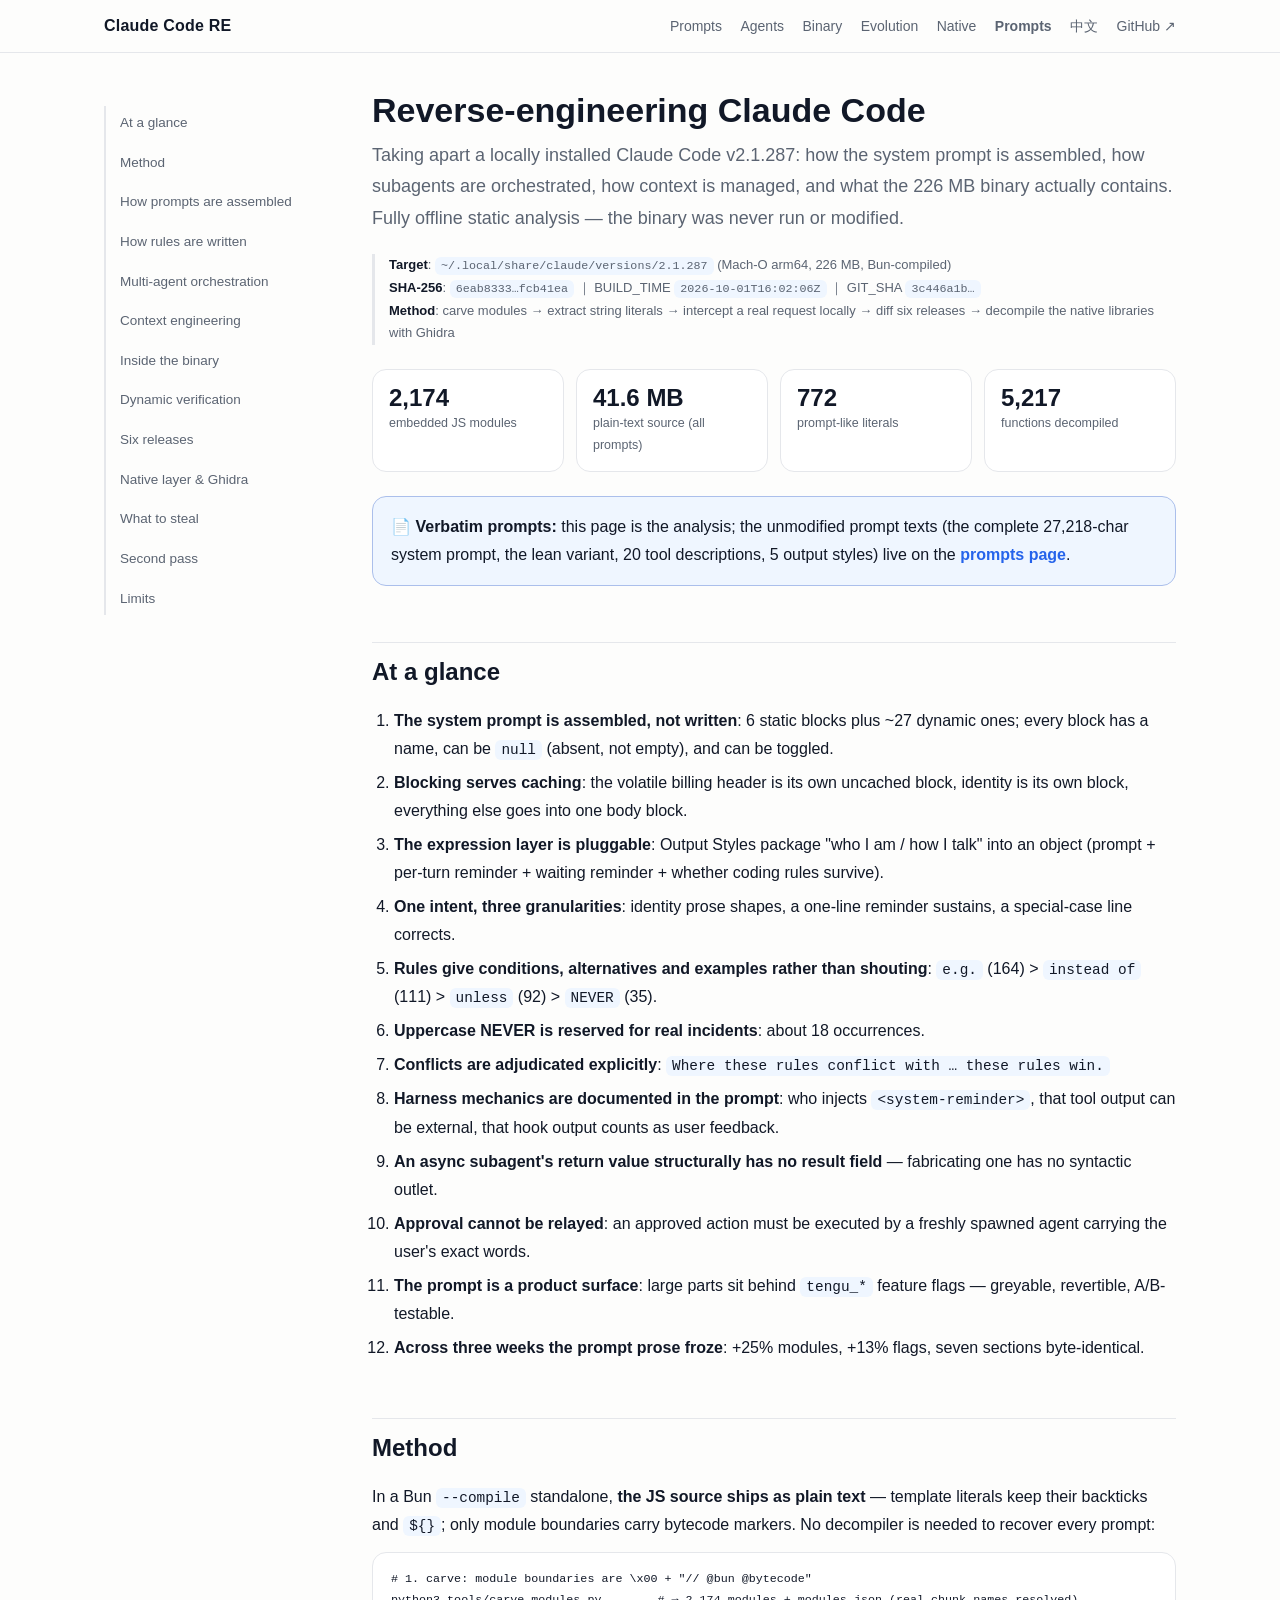
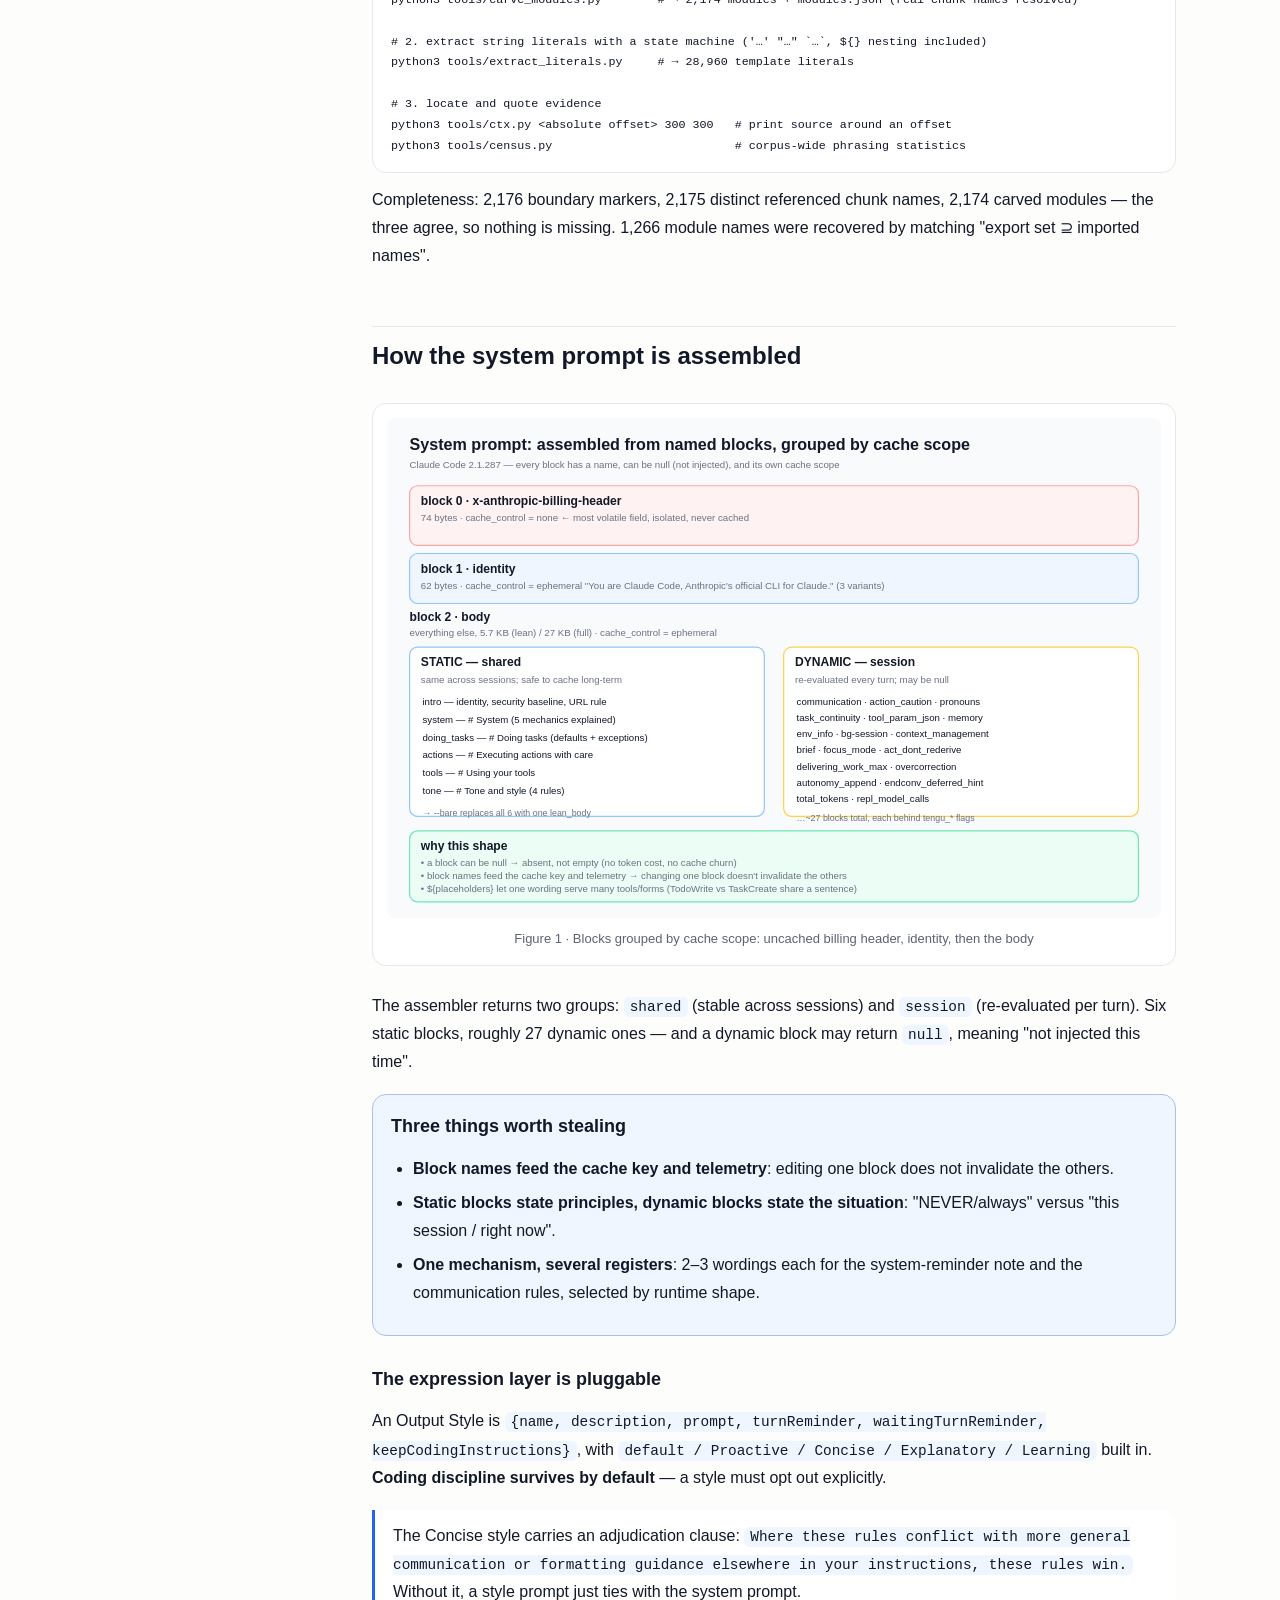
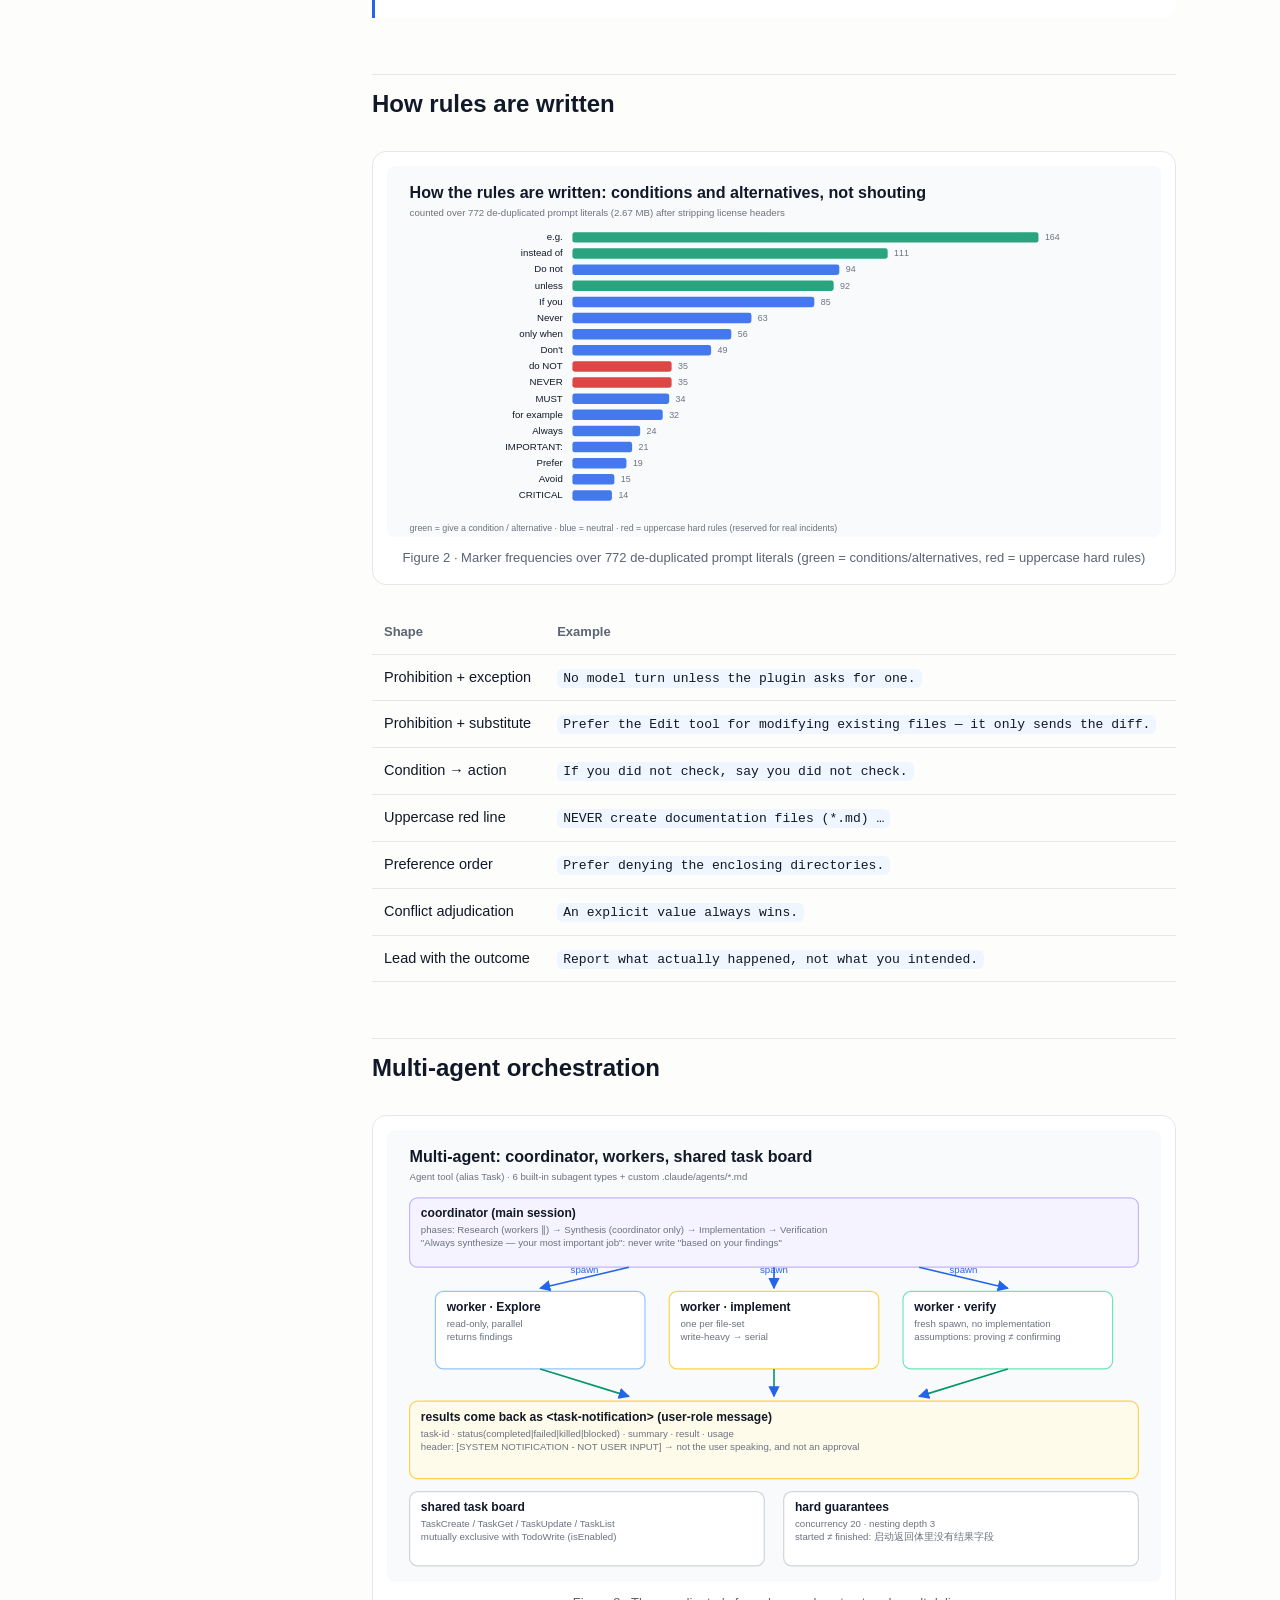
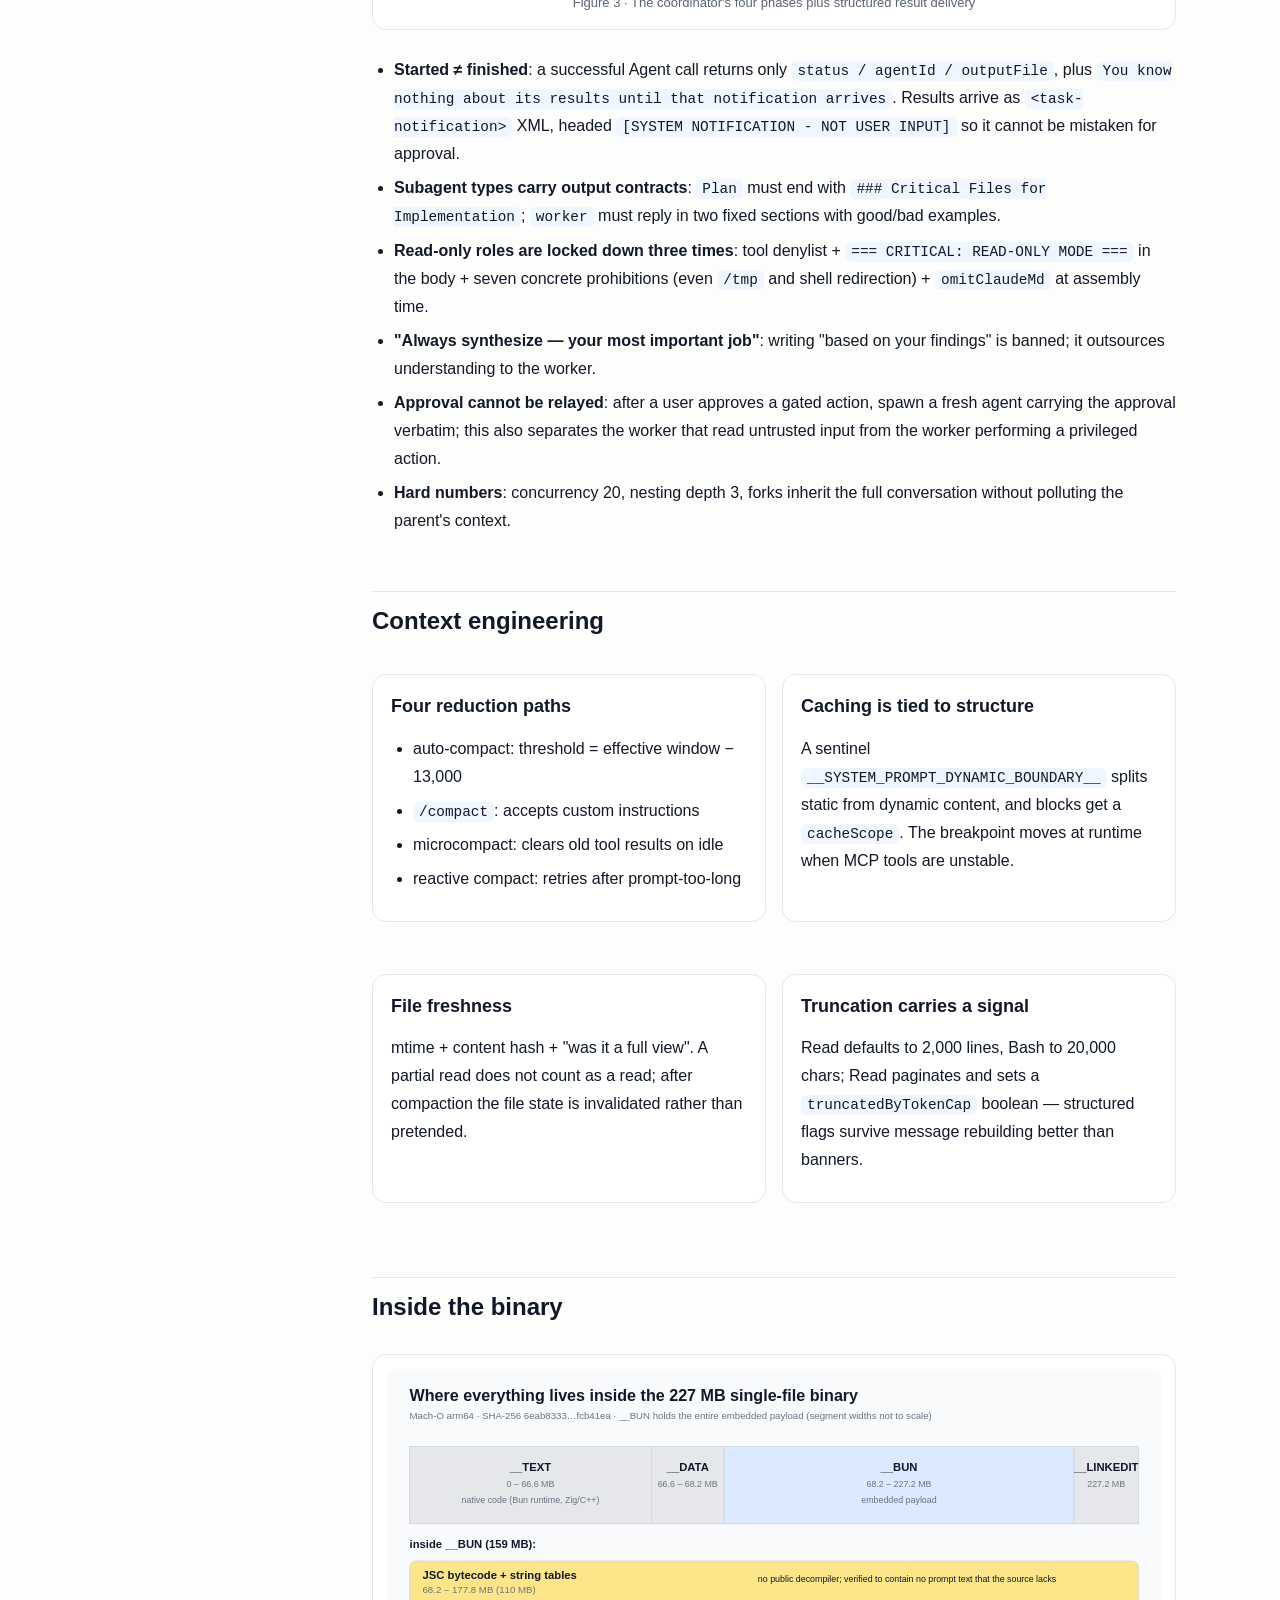
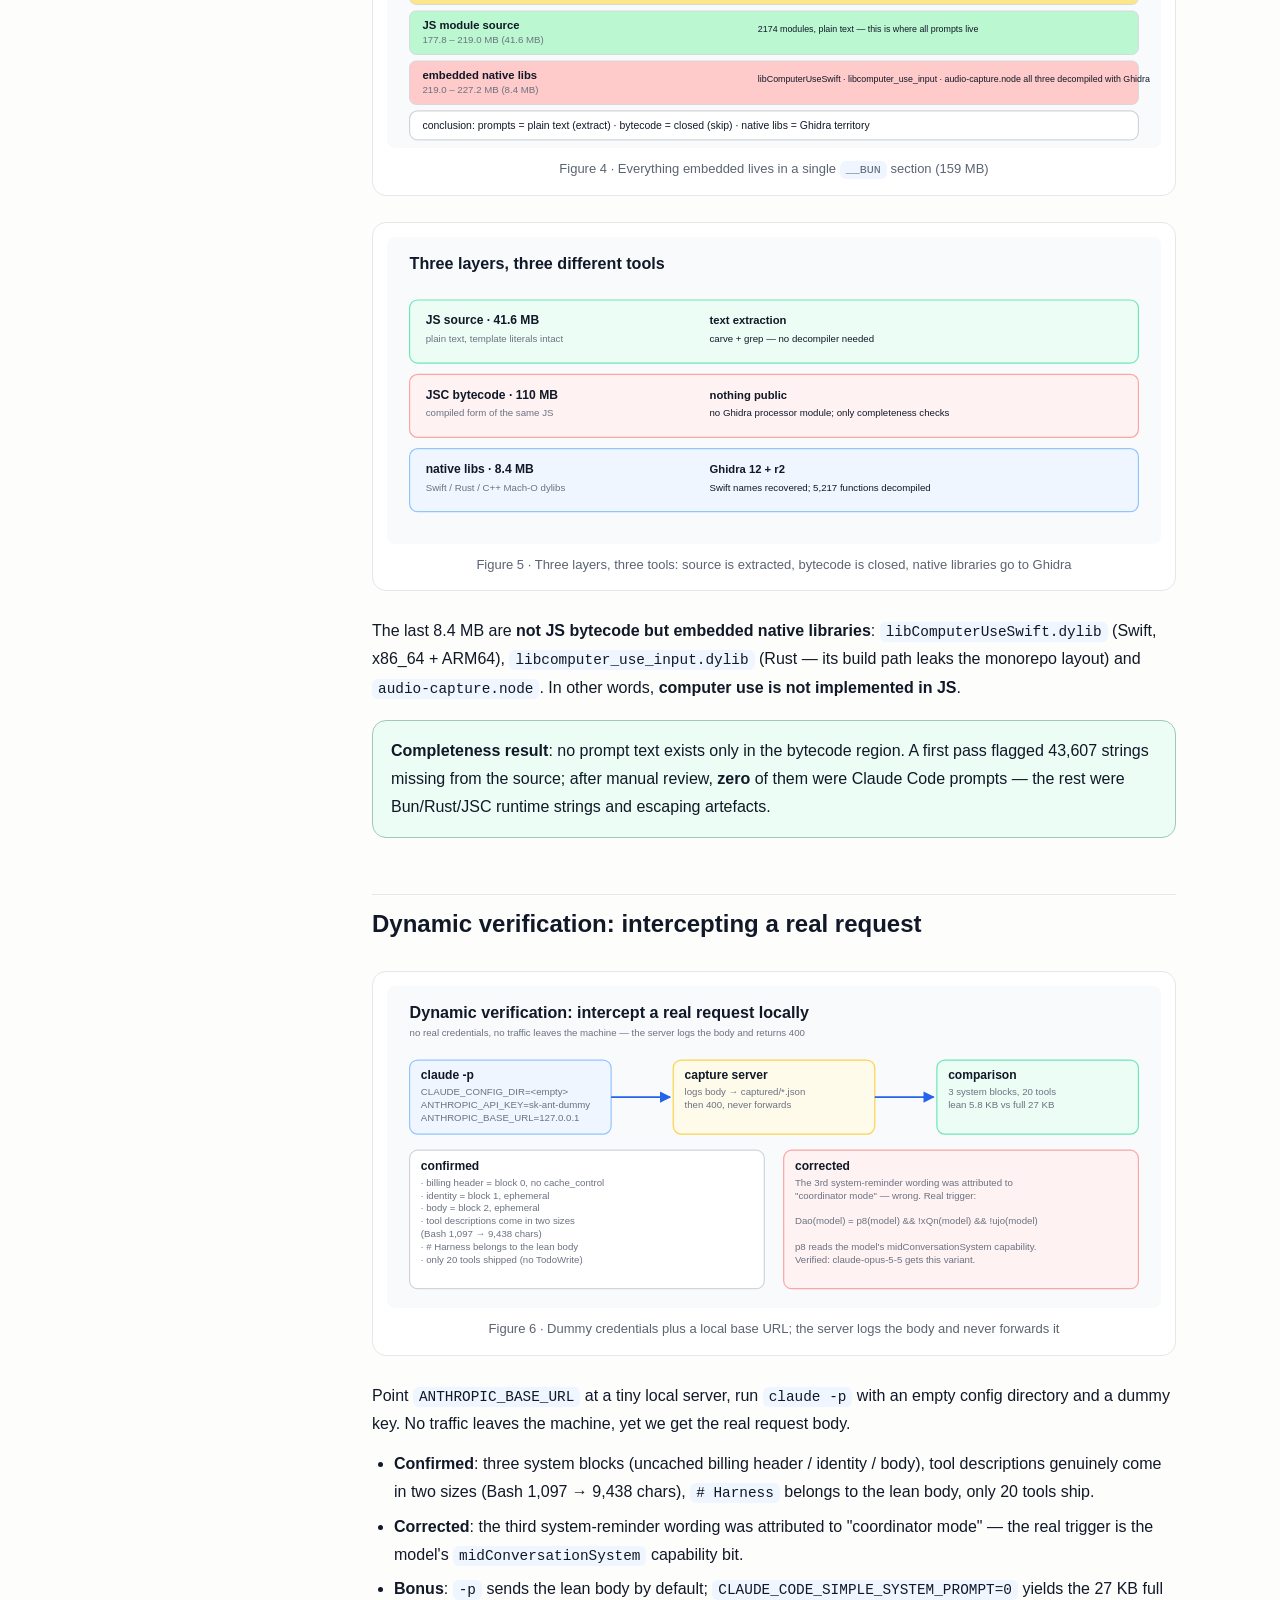
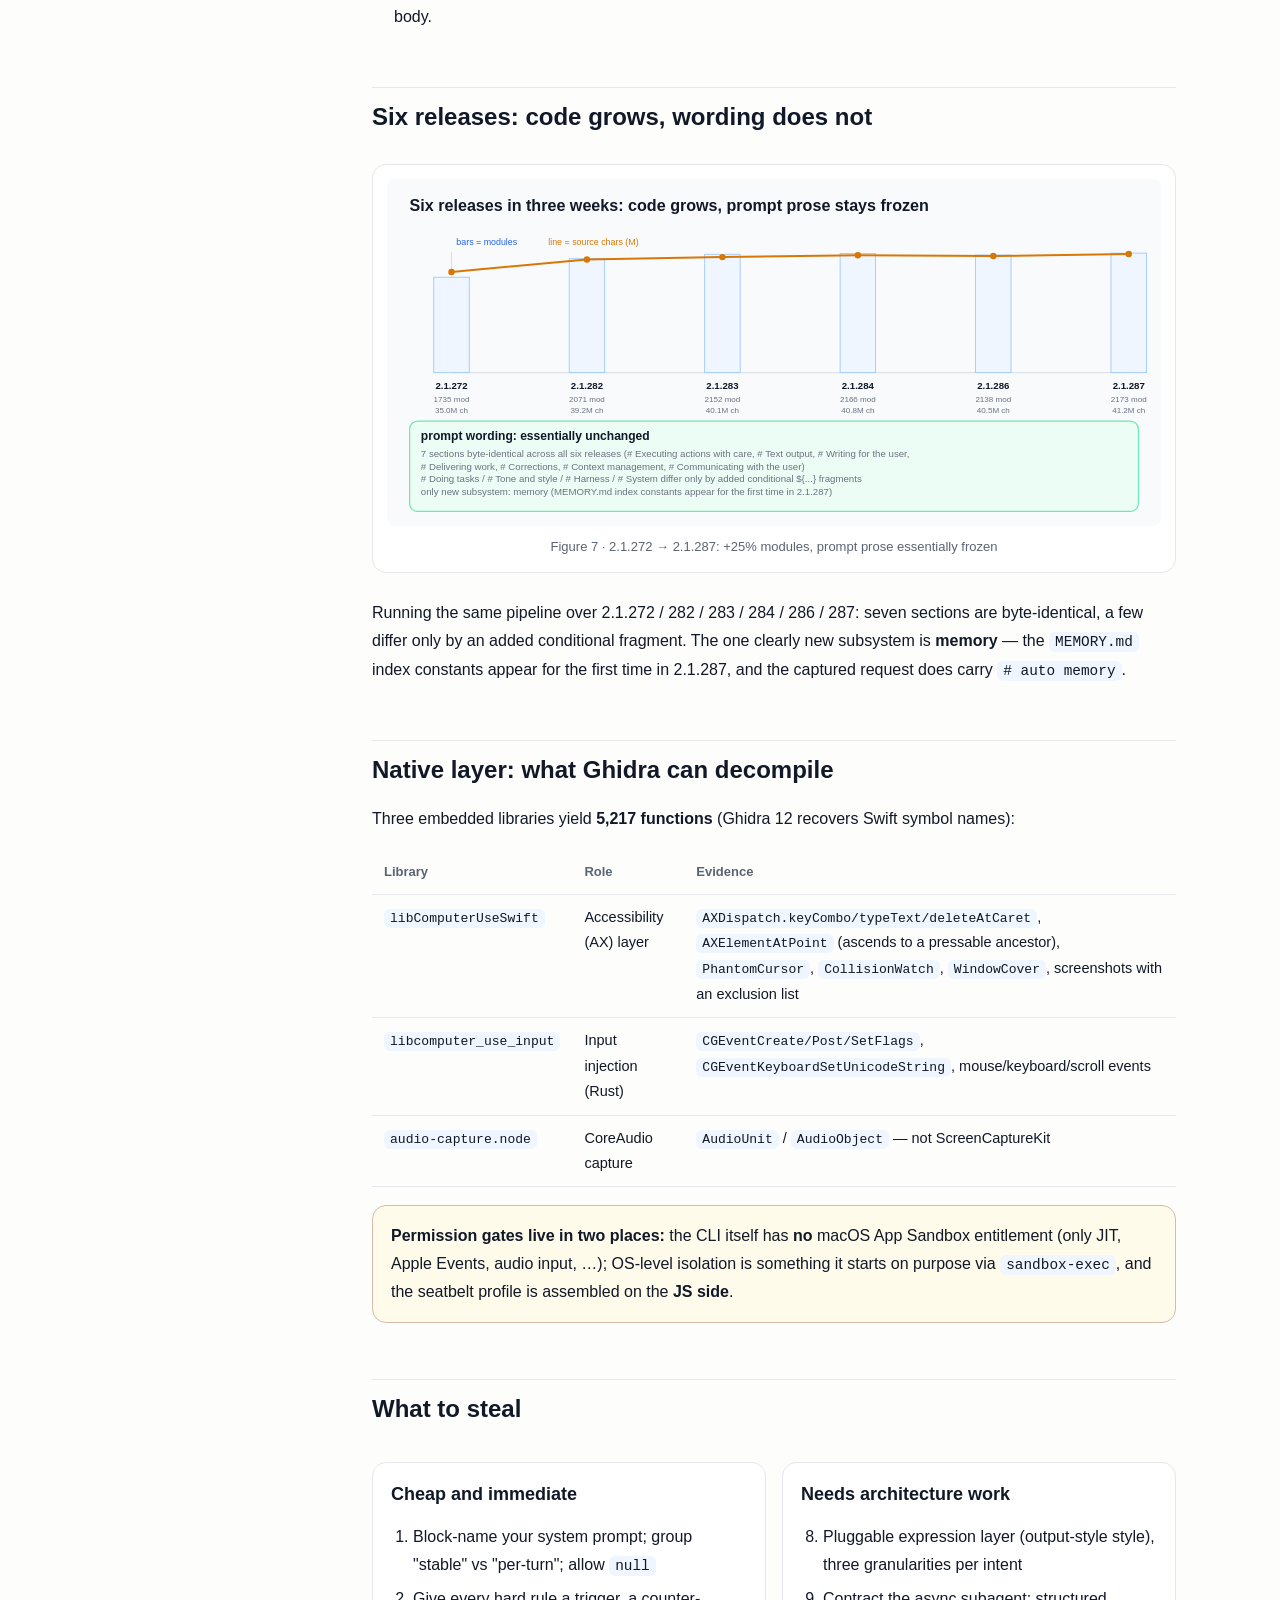
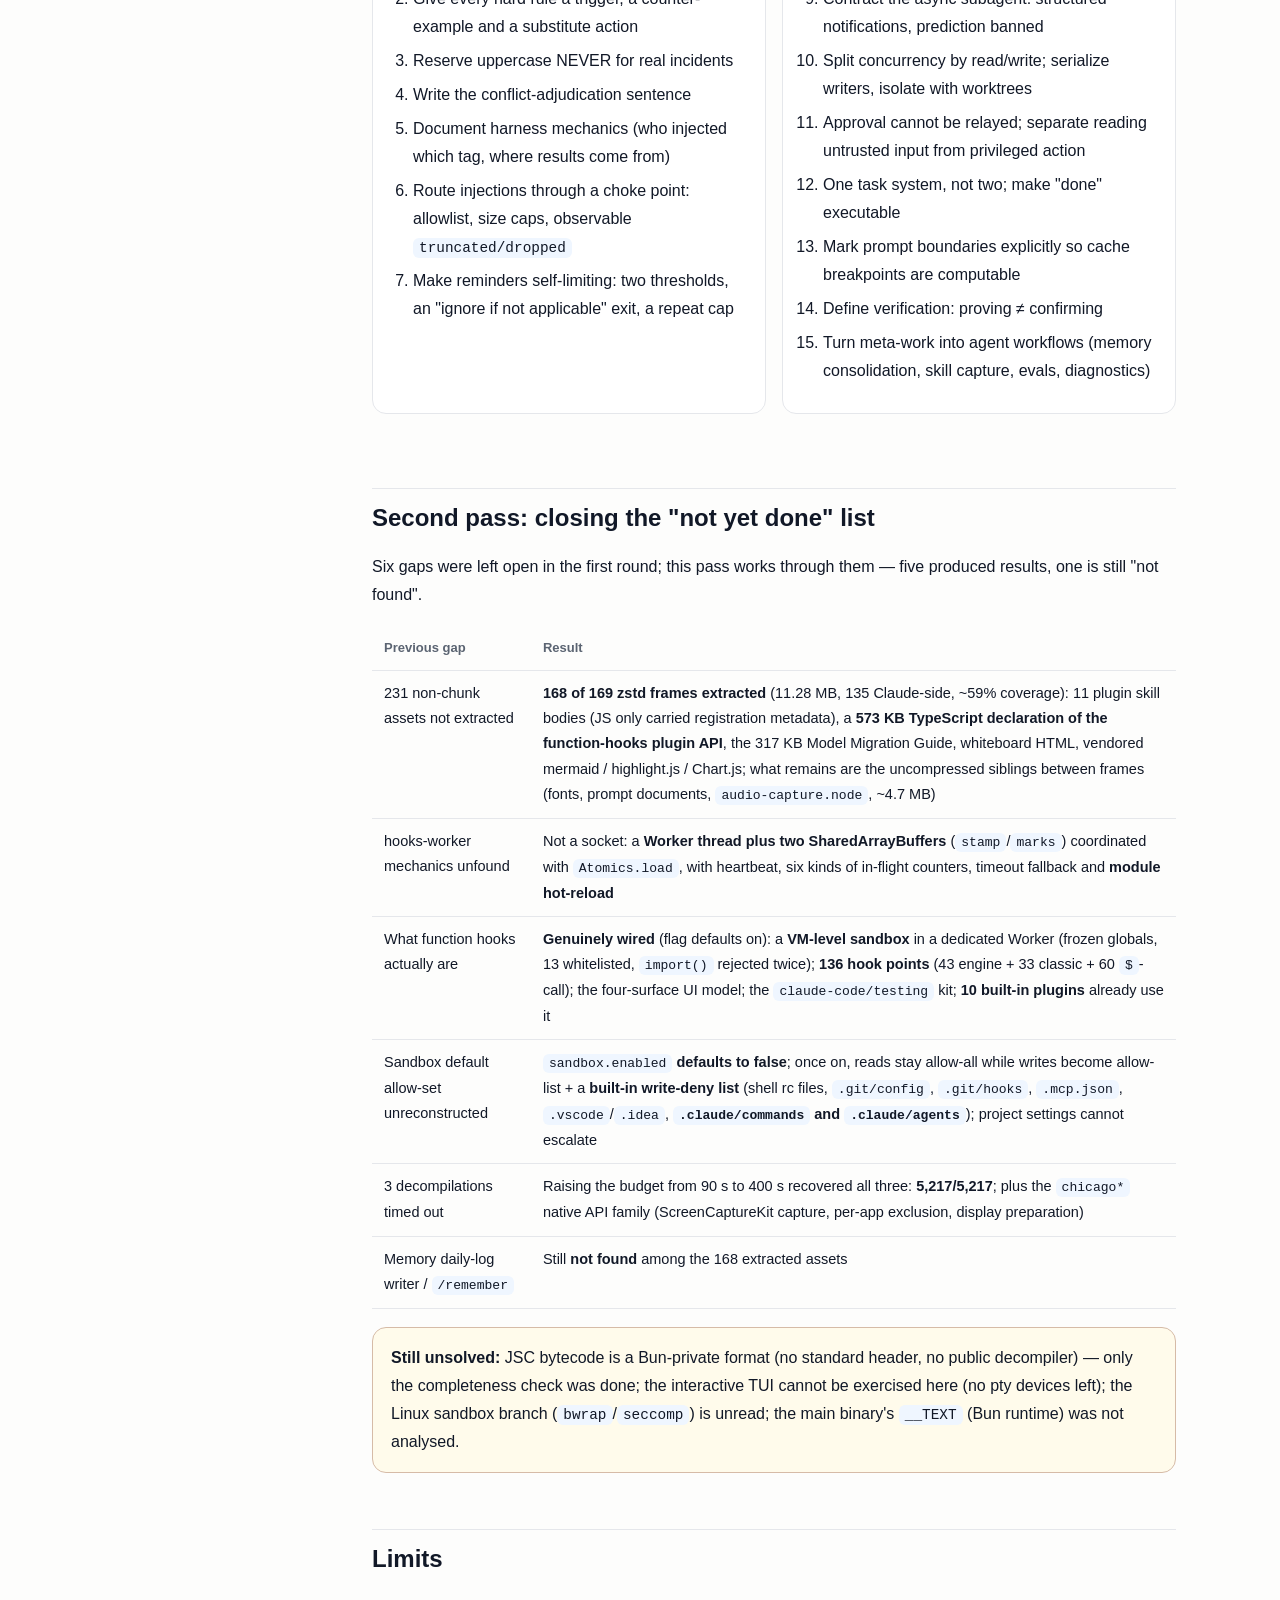
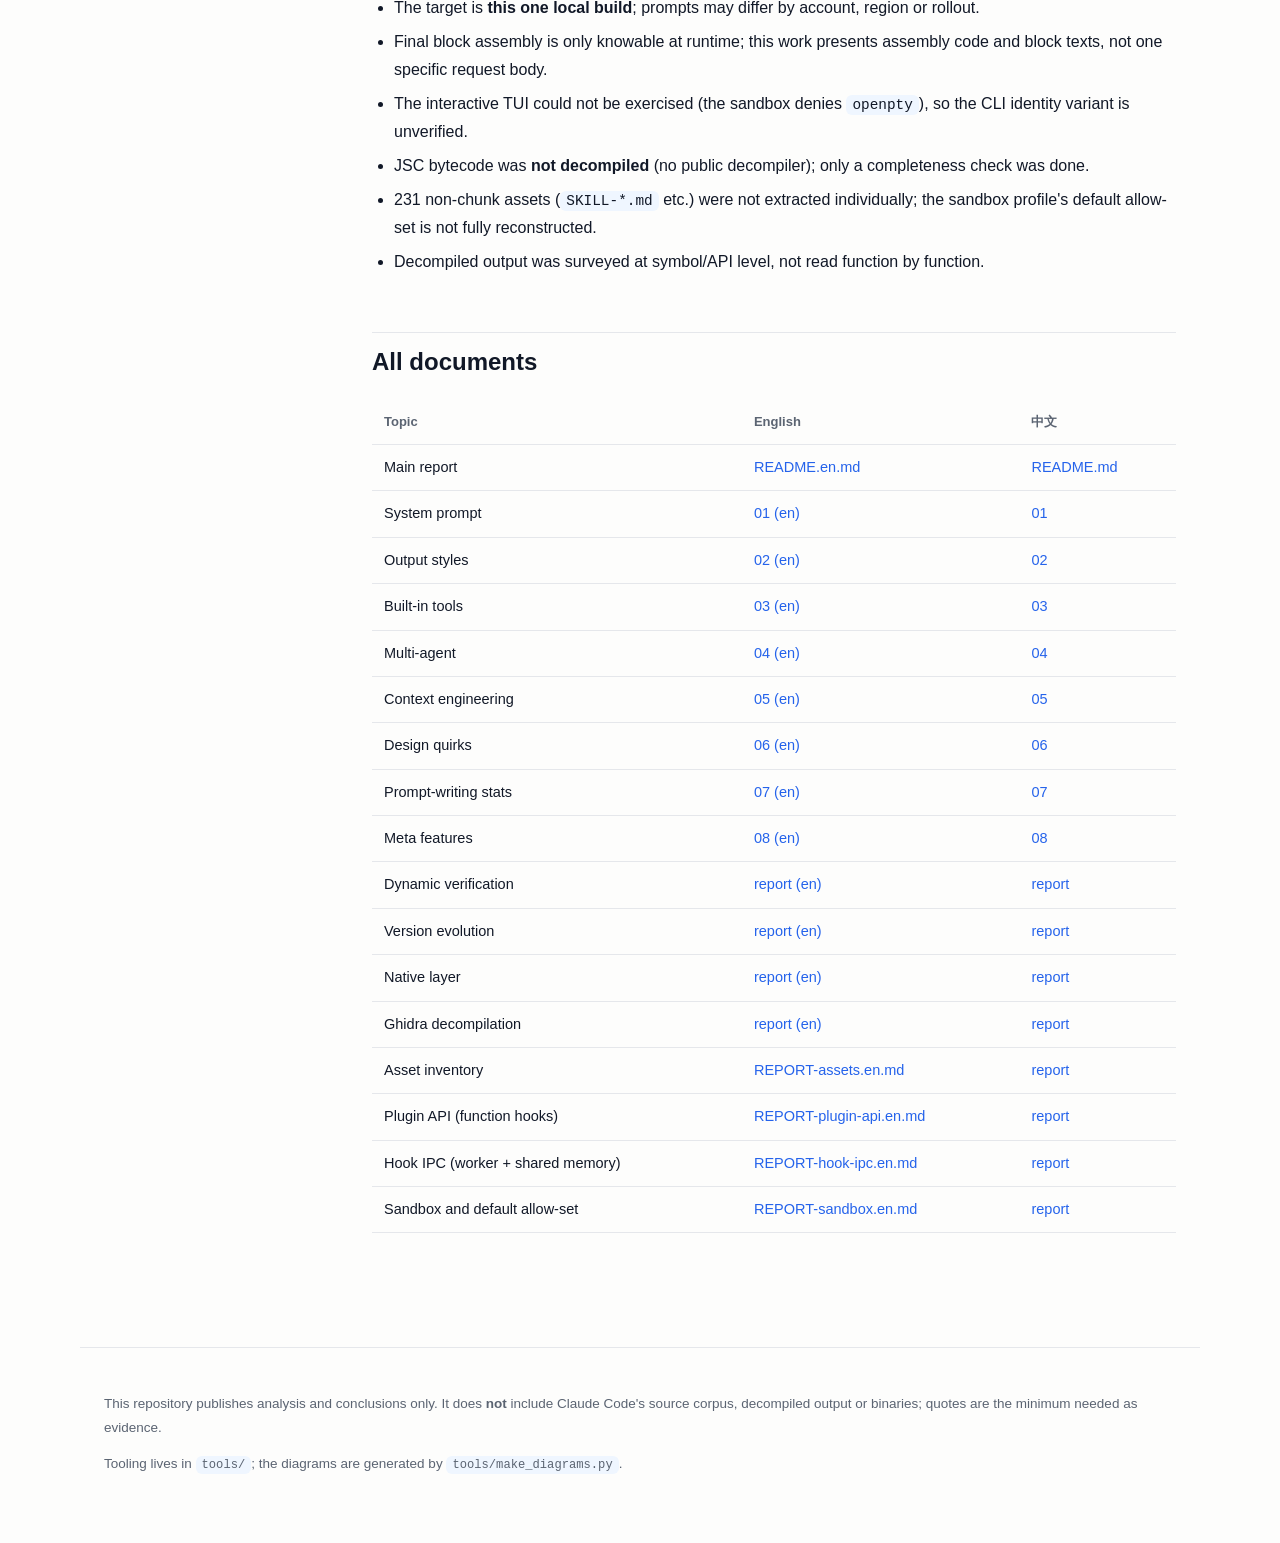
<file: docs/en.html>
<!DOCTYPE html>
<html lang="en">
<head>
<meta charset="utf-8">
<meta name="viewport" content="width=device-width,initial-scale=1">
<title>Reverse-engineering Claude Code: prompts, multi-agent design, small clever decisions</title>
<meta name="description" content="A full offline reverse-engineering of the Claude Code v2.1.287 single-file binary: how the system prompt is assembled, how subagents are orchestrated, context engineering, and the native layer. With diagrams, cross-version diffs and reproducible tooling.">
<link rel="stylesheet" href="assets/style.css">
</head>
<body>
<header class="top"><div class="inner">
  <span class="brand">Claude Code RE</span>
  <span class="spacer"></span>
  <nav>
    <a href="#prompt">Prompts</a>
    <a href="#agents">Agents</a>
    <a href="#binary">Binary</a>
    <a href="#evolution">Evolution</a>
    <a href="#native">Native</a>
    <a href="prompts.en.html"><b>Prompts</b></a>
    <a href="index.html">中文</a>
    <a href="https://github.com/louisyeaaah/claude-code-re">GitHub ↗</a>
  </nav>
</div></header>

<div class="wrap">
<aside>
  <ol>
    <li><a href="#overview">At a glance</a></li>
    <li><a href="#method">Method</a></li>
    <li><a href="#prompt">How prompts are assembled</a></li>
    <li><a href="#patterns">How rules are written</a></li>
    <li><a href="#agents">Multi-agent orchestration</a></li>
    <li><a href="#context">Context engineering</a></li>
    <li><a href="#binary">Inside the binary</a></li>
    <li><a href="#dynamic">Dynamic verification</a></li>
    <li><a href="#evolution">Six releases</a></li>
    <li><a href="#native">Native layer &amp; Ghidra</a></li>
    <li><a href="#lessons">What to steal</a></li>
    <li><a href="#round2">Second pass</a></li>
    <li><a href="#limits">Limits</a></li>
  </ol>
</aside>

<main>
<h1>Reverse-engineering Claude Code</h1>
<p class="lede">Taking apart a locally installed Claude Code v2.1.287: how the system prompt is assembled, how subagents are orchestrated, how context is managed, and what the 226 MB binary actually contains. Fully offline static analysis — the binary was never run or modified.</p>

<div class="meta">
  <b>Target</b>: <code>~/.local/share/claude/versions/2.1.287</code> (Mach-O arm64, 226 MB, Bun-compiled)<br>
  <b>SHA-256</b>: <code>6eab8333…fcb41ea</code> ｜ BUILD_TIME <code>2026-10-01T16:02:06Z</code> ｜ GIT_SHA <code>3c446a1b…</code><br>
  <b>Method</b>: carve modules → extract string literals → intercept a real request locally → diff six releases → decompile the native libraries with Ghidra
</div>

<div class="stats">
  <div class="stat"><div class="n">2,174</div><div class="k">embedded JS modules</div></div>
  <div class="stat"><div class="n">41.6 MB</div><div class="k">plain-text source (all prompts)</div></div>
  <div class="stat"><div class="n">772</div><div class="k">prompt-like literals</div></div>
  <div class="stat"><div class="n">5,217</div><div class="k">functions decompiled</div></div>
</div>

<div class="card accent" style="margin-top:18px">
  <b>📄 Verbatim prompts:</b> this page is the analysis; the unmodified prompt texts (the complete 27,218-char system prompt, the lean variant, 20 tool descriptions, 5 output styles) live on the <a href="prompts.en.html"><b>prompts page</b></a>.
</div>
<h2 id="overview">At a glance</h2>
<ol>
  <li><b>The system prompt is assembled, not written</b>: 6 static blocks plus ~27 dynamic ones; every block has a name, can be <code>null</code> (absent, not empty), and can be toggled.</li>
  <li><b>Blocking serves caching</b>: the volatile billing header is its own uncached block, identity is its own block, everything else goes into one body block.</li>
  <li><b>The expression layer is pluggable</b>: Output Styles package "who I am / how I talk" into an object (prompt + per-turn reminder + waiting reminder + whether coding rules survive).</li>
  <li><b>One intent, three granularities</b>: identity prose shapes, a one-line reminder sustains, a special-case line corrects.</li>
  <li><b>Rules give conditions, alternatives and examples rather than shouting</b>: <code>e.g.</code> (164) &gt; <code>instead of</code> (111) &gt; <code>unless</code> (92) &gt; <code>NEVER</code> (35).</li>
  <li><b>Uppercase NEVER is reserved for real incidents</b>: about 18 occurrences.</li>
  <li><b>Conflicts are adjudicated explicitly</b>: <code>Where these rules conflict with … these rules win.</code></li>
  <li><b>Harness mechanics are documented in the prompt</b>: who injects <code>&lt;system-reminder&gt;</code>, that tool output can be external, that hook output counts as user feedback.</li>
  <li><b>An async subagent's return value structurally has no result field</b> — fabricating one has no syntactic outlet.</li>
  <li><b>Approval cannot be relayed</b>: an approved action must be executed by a freshly spawned agent carrying the user's exact words.</li>
  <li><b>The prompt is a product surface</b>: large parts sit behind <code>tengu_*</code> feature flags — greyable, revertible, A/B-testable.</li>
  <li><b>Across three weeks the prompt prose froze</b>: +25% modules, +13% flags, seven sections byte-identical.</li>
</ol>

<h2 id="method">Method</h2>
<p>In a Bun <code>--compile</code> standalone, <b>the JS source ships as plain text</b> — template literals keep their backticks and <code>${}</code>; only module boundaries carry bytecode markers. No decompiler is needed to recover every prompt:</p>
<pre><code># 1. carve: module boundaries are \x00 + "// @bun @bytecode"
python3 tools/carve_modules.py        # → 2,174 modules + modules.json (real chunk names resolved)

# 2. extract string literals with a state machine ('…' "…" `…`, ${} nesting included)
python3 tools/extract_literals.py     # → 28,960 template literals

# 3. locate and quote evidence
python3 tools/ctx.py &lt;absolute offset&gt; 300 300   # print source around an offset
python3 tools/census.py                          # corpus-wide phrasing statistics</code></pre>
<p>Completeness: 2,176 boundary markers, 2,175 distinct referenced chunk names, 2,174 carved modules — the three agree, so nothing is missing. 1,266 module names were recovered by matching "export set ⊇ imported names".</p>

<h2 id="prompt">How the system prompt is assembled</h2>
<figure>
  <img src="assets/01-prompt-assembly.svg" alt="Block assembly and cache scopes of the system prompt">
  <figcaption>Figure 1 · Blocks grouped by cache scope: uncached billing header, identity, then the body</figcaption>
</figure>
<p>The assembler returns two groups: <code>shared</code> (stable across sessions) and <code>session</code> (re-evaluated per turn). Six static blocks, roughly 27 dynamic ones — and a dynamic block may return <code>null</code>, meaning "not injected this time".</p>
<div class="card accent">
  <h3>Three things worth stealing</h3>
  <ul>
    <li><b>Block names feed the cache key and telemetry</b>: editing one block does not invalidate the others.</li>
    <li><b>Static blocks state principles, dynamic blocks state the situation</b>: "NEVER/always" versus "this session / right now".</li>
    <li><b>One mechanism, several registers</b>: 2–3 wordings each for the system-reminder note and the communication rules, selected by runtime shape.</li>
  </ul>
</div>

<h3>The expression layer is pluggable</h3>
<p>An Output Style is <code>{name, description, prompt, turnReminder, waitingTurnReminder, keepCodingInstructions}</code>, with <code>default / Proactive / Concise / Explanatory / Learning</code> built in. <b>Coding discipline survives by default</b> — a style must opt out explicitly.</p>
<blockquote>The Concise style carries an adjudication clause: <code>Where these rules conflict with more general communication or formatting guidance elsewhere in your instructions, these rules win.</code> Without it, a style prompt just ties with the system prompt.</blockquote>

<h2 id="patterns">How rules are written</h2>
<figure>
  <img src="assets/06-prompt-patterns.svg" alt="Frequency of instruction markers across the prompt corpus">
  <figcaption>Figure 2 · Marker frequencies over 772 de-duplicated prompt literals (green = conditions/alternatives, red = uppercase hard rules)</figcaption>
</figure>
<table>
  <thead><tr><th>Shape</th><th>Example</th></tr></thead>
  <tbody>
    <tr><td>Prohibition + exception</td><td><code>No model turn unless the plugin asks for one.</code></td></tr>
    <tr><td>Prohibition + substitute</td><td><code>Prefer the Edit tool for modifying existing files — it only sends the diff.</code></td></tr>
    <tr><td>Condition → action</td><td><code>If you did not check, say you did not check.</code></td></tr>
    <tr><td>Uppercase red line</td><td><code>NEVER create documentation files (*.md) …</code></td></tr>
    <tr><td>Preference order</td><td><code>Prefer denying the enclosing directories.</code></td></tr>
    <tr><td>Conflict adjudication</td><td><code>An explicit value always wins.</code></td></tr>
    <tr><td>Lead with the outcome</td><td><code>Report what actually happened, not what you intended.</code></td></tr>
  </tbody>
</table>

<h2 id="agents">Multi-agent orchestration</h2>
<figure>
  <img src="assets/02-multi-agent.svg" alt="Coordinator and worker orchestration">
  <figcaption>Figure 3 · The coordinator's four phases plus structured result delivery</figcaption>
</figure>
<ul>
  <li><b>Started ≠ finished</b>: a successful Agent call returns only <code>status / agentId / outputFile</code>, plus <code>You know nothing about its results until that notification arrives</code>. Results arrive as <code>&lt;task-notification&gt;</code> XML, headed <code>[SYSTEM NOTIFICATION - NOT USER INPUT]</code> so it cannot be mistaken for approval.</li>
  <li><b>Subagent types carry output contracts</b>: <code>Plan</code> must end with <code>### Critical Files for Implementation</code>; <code>worker</code> must reply in two fixed sections with good/bad examples.</li>
  <li><b>Read-only roles are locked down three times</b>: tool denylist + <code>=== CRITICAL: READ-ONLY MODE ===</code> in the body + seven concrete prohibitions (even <code>/tmp</code> and shell redirection) + <code>omitClaudeMd</code> at assembly time.</li>
  <li><b>"Always synthesize — your most important job"</b>: writing "based on your findings" is banned; it outsources understanding to the worker.</li>
  <li><b>Approval cannot be relayed</b>: after a user approves a gated action, spawn a fresh agent carrying the approval verbatim; this also separates the worker that read untrusted input from the worker performing a privileged action.</li>
  <li><b>Hard numbers</b>: concurrency 20, nesting depth 3, forks inherit the full conversation without polluting the parent's context.</li>
</ul>

<h2 id="context">Context engineering</h2>
<div class="grid2">
  <div class="card">
    <h3>Four reduction paths</h3>
    <ul>
      <li>auto-compact: threshold = effective window − 13,000</li>
      <li><code>/compact</code>: accepts custom instructions</li>
      <li>microcompact: clears old tool results on idle</li>
      <li>reactive compact: retries after prompt-too-long</li>
    </ul>
  </div>
  <div class="card">
    <h3>Caching is tied to structure</h3>
    <p>A sentinel <code>__SYSTEM_PROMPT_DYNAMIC_BOUNDARY__</code> splits static from dynamic content, and blocks get a <code>cacheScope</code>. The breakpoint moves at runtime when MCP tools are unstable.</p>
  </div>
  <div class="card">
    <h3>File freshness</h3>
    <p>mtime + content hash + "was it a full view". A partial read does not count as a read; after compaction the file state is invalidated rather than pretended.</p>
  </div>
  <div class="card">
    <h3>Truncation carries a signal</h3>
    <p>Read defaults to 2,000 lines, Bash to 20,000 chars; Read paginates and sets a <code>truncatedByTokenCap</code> boolean — structured flags survive message rebuilding better than banners.</p>
  </div>
</div>

<h2 id="binary">Inside the binary</h2>
<figure>
  <img src="assets/03-binary-layout.svg" alt="Mach-O segments and the three parts of __BUN">
  <figcaption>Figure 4 · Everything embedded lives in a single <code>__BUN</code> section (159 MB)</figcaption>
</figure>
<figure>
  <img src="assets/04-three-layers.svg" alt="Three layers and the tools each one needs">
  <figcaption>Figure 5 · Three layers, three tools: source is extracted, bytecode is closed, native libraries go to Ghidra</figcaption>
</figure>
<p>The last 8.4 MB are <b>not JS bytecode but embedded native libraries</b>: <code>libComputerUseSwift.dylib</code> (Swift, x86_64 + ARM64), <code>libcomputer_use_input.dylib</code> (Rust — its build path leaks the monorepo layout) and <code>audio-capture.node</code>. In other words, <b>computer use is not implemented in JS</b>.</p>
<div class="card good">
  <b>Completeness result</b>: no prompt text exists only in the bytecode region. A first pass flagged 43,607 strings missing from the source; after manual review, <b>zero</b> of them were Claude Code prompts — the rest were Bun/Rust/JSC runtime strings and escaping artefacts.
</div>

<h2 id="dynamic">Dynamic verification: intercepting a real request</h2>
<figure>
  <img src="assets/07-dynamic-verification.svg" alt="Intercepting a real request locally and comparing with the static reconstruction">
  <figcaption>Figure 6 · Dummy credentials plus a local base URL; the server logs the body and never forwards it</figcaption>
</figure>
<p>Point <code>ANTHROPIC_BASE_URL</code> at a tiny local server, run <code>claude -p</code> with an empty config directory and a dummy key. No traffic leaves the machine, yet we get the real request body.</p>
<ul>
  <li><b>Confirmed</b>: three system blocks (uncached billing header / identity / body), tool descriptions genuinely come in two sizes (Bash 1,097 → 9,438 chars), <code># Harness</code> belongs to the lean body, only 20 tools ship.</li>
  <li><b>Corrected</b>: the third system-reminder wording was attributed to "coordinator mode" — the real trigger is the model's <code>midConversationSystem</code> capability bit.</li>
  <li><b>Bonus</b>: <code>-p</code> sends the lean body by default; <code>CLAUDE_CODE_SIMPLE_SYSTEM_PROMPT=0</code> yields the 27 KB full body.</li>
</ul>

<h2 id="evolution">Six releases: code grows, wording does not</h2>
<figure>
  <img src="assets/05-evolution.svg" alt="Growth across six releases versus prompt stability">
  <figcaption>Figure 7 · 2.1.272 → 2.1.287: +25% modules, prompt prose essentially frozen</figcaption>
</figure>
<p>Running the same pipeline over 2.1.272 / 282 / 283 / 284 / 286 / 287: seven sections are byte-identical, a few differ only by an added conditional fragment. The one clearly new subsystem is <b>memory</b> — the <code>MEMORY.md</code> index constants appear for the first time in 2.1.287, and the captured request does carry <code># auto memory</code>.</p>

<h2 id="native">Native layer: what Ghidra can decompile</h2>
<p>Three embedded libraries yield <b>5,217 functions</b> (Ghidra 12 recovers Swift symbol names):</p>
<table>
  <thead><tr><th>Library</th><th>Role</th><th>Evidence</th></tr></thead>
  <tbody>
    <tr><td><code>libComputerUseSwift</code></td><td>Accessibility (AX) layer</td><td><code>AXDispatch.keyCombo/typeText/deleteAtCaret</code>, <code>AXElementAtPoint</code> (ascends to a pressable ancestor), <code>PhantomCursor</code>, <code>CollisionWatch</code>, <code>WindowCover</code>, screenshots with an exclusion list</td></tr>
    <tr><td><code>libcomputer_use_input</code></td><td>Input injection (Rust)</td><td><code>CGEventCreate/Post/SetFlags</code>, <code>CGEventKeyboardSetUnicodeString</code>, mouse/keyboard/scroll events</td></tr>
    <tr><td><code>audio-capture.node</code></td><td>CoreAudio capture</td><td><code>AudioUnit</code> / <code>AudioObject</code> — not ScreenCaptureKit</td></tr>
  </tbody>
</table>
<div class="card warn">
  <b>Permission gates live in two places:</b> the CLI itself has <b>no</b> macOS App Sandbox entitlement (only JIT, Apple Events, audio input, …); OS-level isolation is something it starts on purpose via <code>sandbox-exec</code>, and the seatbelt profile is assembled on the <b>JS side</b>.
</div>

<h2 id="lessons">What to steal</h2>
<div class="grid2">
  <div class="card">
    <h3>Cheap and immediate</h3>
    <ol>
      <li>Block-name your system prompt; group "stable" vs "per-turn"; allow <code>null</code></li>
      <li>Give every hard rule a trigger, a counter-example and a substitute action</li>
      <li>Reserve uppercase NEVER for real incidents</li>
      <li>Write the conflict-adjudication sentence</li>
      <li>Document harness mechanics (who injected which tag, where results come from)</li>
      <li>Route injections through a choke point: allowlist, size caps, observable <code>truncated/dropped</code></li>
      <li>Make reminders self-limiting: two thresholds, an "ignore if not applicable" exit, a repeat cap</li>
    </ol>
  </div>
  <div class="card">
    <h3>Needs architecture work</h3>
    <ol start="8">
      <li>Pluggable expression layer (output-style style), three granularities per intent</li>
      <li>Contract the async subagent: structured notifications, prediction banned</li>
      <li>Split concurrency by read/write; serialize writers, isolate with worktrees</li>
      <li>Approval cannot be relayed; separate reading untrusted input from privileged action</li>
      <li>One task system, not two; make "done" executable</li>
      <li>Mark prompt boundaries explicitly so cache breakpoints are computable</li>
      <li>Define verification: proving ≠ confirming</li>
      <li>Turn meta-work into agent workflows (memory consolidation, skill capture, evals, diagnostics)</li>
    </ol>
  </div>
</div>

<h2 id="round2">Second pass: closing the "not yet done" list</h2>
<p>Six gaps were left open in the first round; this pass works through them — five produced results, one is still "not found".</p>
<table>
  <thead><tr><th>Previous gap</th><th>Result</th></tr></thead>
  <tbody>
    <tr><td>231 non-chunk assets not extracted</td><td><b>168 of 169 zstd frames extracted</b> (11.28 MB, 135 Claude-side, ~59% coverage): 11 plugin skill bodies (JS only carried registration metadata), a <b>573 KB TypeScript declaration of the function-hooks plugin API</b>, the 317 KB Model Migration Guide, whiteboard HTML, vendored mermaid / highlight.js / Chart.js; what remains are the uncompressed siblings between frames (fonts, prompt documents, <code>audio-capture.node</code>, ~4.7 MB)</td></tr>
    <tr><td>hooks-worker mechanics unfound</td><td>Not a socket: a <b>Worker thread plus two SharedArrayBuffers</b> (<code>stamp</code>/<code>marks</code>) coordinated with <code>Atomics.load</code>, with heartbeat, six kinds of in-flight counters, timeout fallback and <b>module hot-reload</b></td></tr>
    <tr><td>What function hooks actually are</td><td><b>Genuinely wired</b> (flag defaults on): a <b>VM-level sandbox</b> in a dedicated Worker (frozen globals, 13 whitelisted, <code>import()</code> rejected twice); <b>136 hook points</b> (43 engine + 33 classic + 60 <code>$</code>-call); the four-surface UI model; the <code>claude-code/testing</code> kit; <b>10 built-in plugins</b> already use it</td></tr>
    <tr><td>Sandbox default allow-set unreconstructed</td><td><code>sandbox.enabled</code> <b>defaults to false</b>; once on, reads stay allow-all while writes become allow-list + a <b>built-in write-deny list</b> (shell rc files, <code>.git/config</code>, <code>.git/hooks</code>, <code>.mcp.json</code>, <code>.vscode</code>/<code>.idea</code>, <b><code>.claude/commands</code> and <code>.claude/agents</code></b>); project settings cannot escalate</td></tr>
    <tr><td>3 decompilations timed out</td><td>Raising the budget from 90 s to 400 s recovered all three: <b>5,217/5,217</b>; plus the <code>chicago*</code> native API family (ScreenCaptureKit capture, per-app exclusion, display preparation)</td></tr>
    <tr><td>Memory daily-log writer / <code>/remember</code></td><td>Still <b>not found</b> among the 168 extracted assets</td></tr>
  </tbody>
</table>
<div class="card warn">
  <b>Still unsolved:</b> JSC bytecode is a Bun-private format (no standard header, no public decompiler) — only the completeness check was done; the interactive TUI cannot be exercised here (no pty devices left); the Linux sandbox branch (<code>bwrap</code>/<code>seccomp</code>) is unread; the main binary's <code>__TEXT</code> (Bun runtime) was not analysed.
</div>

<h2 id="limits">Limits</h2>
<ul>
  <li>The target is <b>this one local build</b>; prompts may differ by account, region or rollout.</li>
  <li>Final block assembly is only knowable at runtime; this work presents assembly code and block texts, not one specific request body.</li>
  <li>The interactive TUI could not be exercised (the sandbox denies <code>openpty</code>), so the CLI identity variant is unverified.</li>
  <li>JSC bytecode was <b>not decompiled</b> (no public decompiler); only a completeness check was done.</li>
  <li>231 non-chunk assets (<code>SKILL-*.md</code> etc.) were not extracted individually; the sandbox profile's default allow-set is not fully reconstructed.</li>
  <li>Decompiled output was surveyed at symbol/API level, not read function by function.</li>
</ul>

<h2>All documents</h2>
<table>
  <thead><tr><th>Topic</th><th>English</th><th>中文</th></tr></thead>
  <tbody>
    <tr><td>Main report</td><td><a href="https://github.com/louisyeaaah/claude-code-re/blob/main/README.en.md">README.en.md</a></td><td><a href="https://github.com/louisyeaaah/claude-code-re/blob/main/README.md">README.md</a></td></tr>
    <tr><td>System prompt</td><td><a href="https://github.com/louisyeaaah/claude-code-re/blob/main/extracted/01-system-prompt.en.md">01 (en)</a></td><td><a href="https://github.com/louisyeaaah/claude-code-re/blob/main/extracted/01-system-prompt.md">01</a></td></tr>
    <tr><td>Output styles</td><td><a href="https://github.com/louisyeaaah/claude-code-re/blob/main/extracted/02-output-styles.en.md">02 (en)</a></td><td><a href="https://github.com/louisyeaaah/claude-code-re/blob/main/extracted/02-output-styles.md">02</a></td></tr>
    <tr><td>Built-in tools</td><td><a href="https://github.com/louisyeaaah/claude-code-re/blob/main/extracted/03-tools.en.md">03 (en)</a></td><td><a href="https://github.com/louisyeaaah/claude-code-re/blob/main/extracted/03-tools.md">03</a></td></tr>
    <tr><td>Multi-agent</td><td><a href="https://github.com/louisyeaaah/claude-code-re/blob/main/extracted/04-multi-agent.en.md">04 (en)</a></td><td><a href="https://github.com/louisyeaaah/claude-code-re/blob/main/extracted/04-multi-agent.md">04</a></td></tr>
    <tr><td>Context engineering</td><td><a href="https://github.com/louisyeaaah/claude-code-re/blob/main/extracted/05-context.en.md">05 (en)</a></td><td><a href="https://github.com/louisyeaaah/claude-code-re/blob/main/extracted/05-context.md">05</a></td></tr>
    <tr><td>Design quirks</td><td><a href="https://github.com/louisyeaaah/claude-code-re/blob/main/extracted/06-quirks.en.md">06 (en)</a></td><td><a href="https://github.com/louisyeaaah/claude-code-re/blob/main/extracted/06-quirks.md">06</a></td></tr>
    <tr><td>Prompt-writing stats</td><td><a href="https://github.com/louisyeaaah/claude-code-re/blob/main/extracted/07-prompt-writing-patterns.en.md">07 (en)</a></td><td><a href="https://github.com/louisyeaaah/claude-code-re/blob/main/extracted/07-prompt-writing-patterns.md">07</a></td></tr>
    <tr><td>Meta features</td><td><a href="https://github.com/louisyeaaah/claude-code-re/blob/main/extracted/08-meta-features.en.md">08 (en)</a></td><td><a href="https://github.com/louisyeaaah/claude-code-re/blob/main/extracted/08-meta-features.md">08</a></td></tr>
    <tr><td>Dynamic verification</td><td><a href="https://github.com/louisyeaaah/claude-code-re/blob/main/verify/REPORT-dynamic.en.md">report (en)</a></td><td><a href="https://github.com/louisyeaaah/claude-code-re/blob/main/verify/REPORT-dynamic.md">report</a></td></tr>
    <tr><td>Version evolution</td><td><a href="https://github.com/louisyeaaah/claude-code-re/blob/main/evolution/REPORT-evolution.en.md">report (en)</a></td><td><a href="https://github.com/louisyeaaah/claude-code-re/blob/main/evolution/REPORT-evolution.md">report</a></td></tr>
    <tr><td>Native layer</td><td><a href="https://github.com/louisyeaaah/claude-code-re/blob/main/verify/REPORT-native.en.md">report (en)</a></td><td><a href="https://github.com/louisyeaaah/claude-code-re/blob/main/verify/REPORT-native.md">report</a></td></tr>
    <tr><td>Ghidra decompilation</td><td><a href="https://github.com/louisyeaaah/claude-code-re/blob/main/verify/REPORT-ghidra.en.md">report (en)</a></td><td><a href="https://github.com/louisyeaaah/claude-code-re/blob/main/verify/REPORT-ghidra.md">report</a></td></tr>
    <tr><td>Asset inventory</td><td><a href="https://github.com/louisyeaaah/claude-code-re/blob/main/verify/REPORT-assets.en.md">REPORT-assets.en.md</a></td><td><a href="https://github.com/louisyeaaah/claude-code-re/blob/main/verify/REPORT-assets.md">report</a></td></tr>
    <tr><td>Plugin API (function hooks)</td><td><a href="https://github.com/louisyeaaah/claude-code-re/blob/main/verify/REPORT-plugin-api.en.md">REPORT-plugin-api.en.md</a></td><td><a href="https://github.com/louisyeaaah/claude-code-re/blob/main/verify/REPORT-plugin-api.md">report</a></td></tr>
    <tr><td>Hook IPC (worker + shared memory)</td><td><a href="https://github.com/louisyeaaah/claude-code-re/blob/main/verify/REPORT-hook-ipc.en.md">REPORT-hook-ipc.en.md</a></td><td><a href="https://github.com/louisyeaaah/claude-code-re/blob/main/verify/REPORT-hook-ipc.md">report</a></td></tr>
    <tr><td>Sandbox and default allow-set</td><td><a href="https://github.com/louisyeaaah/claude-code-re/blob/main/verify/REPORT-sandbox.en.md">REPORT-sandbox.en.md</a></td><td><a href="https://github.com/louisyeaaah/claude-code-re/blob/main/verify/REPORT-sandbox.md">report</a></td></tr>
  </tbody>
</table>

</main>
</div>

<footer>
  <p>This repository publishes analysis and conclusions only. It does <b>not</b> include Claude Code's source corpus, decompiled output or binaries; quotes are the minimum needed as evidence.</p>
  <p>Tooling lives in <code>tools/</code>; the diagrams are generated by <code>tools/make_diagrams.py</code>.</p>
</footer>
</body>
</html>
</file>
<file: docs/assets/style.css>
:root{
  --ink:#111827; --muted:#5b6472; --line:#e5e7eb; --bg:#fdfdfc; --card:#ffffff;
  --accent:#2563eb; --accent-soft:#eff6ff; --amber:#b45309; --amber-soft:#fffbeb;
  --green:#047857; --green-soft:#ecfdf5; --red:#b91c1c; --red-soft:#fef2f2;
  --radius:14px; --maxw:880px;
}
@media (prefers-color-scheme: dark){
  :root{
    --ink:#e8eaed; --muted:#9aa3af; --line:#2b3038; --bg:#0f1115; --card:#161a20;
    --accent:#7aa2f7; --accent-soft:#172033; --amber:#e0a458; --amber-soft:#241c10;
    --green:#6ee7b7; --green-soft:#12211b; --red:#f87171; --red-soft:#241314;
  }
}
*{box-sizing:border-box}
html{scroll-behavior:smooth}
body{
  margin:0; background:var(--bg); color:var(--ink);
  font:16px/1.75 -apple-system,BlinkMacSystemFont,"Segoe UI","PingFang SC","Hiragino Sans GB","Microsoft YaHei",Helvetica,Arial,sans-serif;
  -webkit-font-smoothing:antialiased;
}
a{color:var(--accent); text-decoration:none}
a:hover{text-decoration:underline}
code,pre{font-family:ui-monospace,SFMono-Regular,Menlo,Consolas,monospace}
code{background:var(--accent-soft); padding:2px 6px; border-radius:6px; font-size:.9em}
pre{background:var(--card); border:1px solid var(--line); border-radius:var(--radius); padding:16px 18px; overflow:auto; font-size:13px; line-height:1.6}
pre code{background:none; padding:0}

header.top{
  position:sticky; top:0; z-index:20; backdrop-filter:saturate(180%) blur(12px);
  background:color-mix(in srgb, var(--bg) 88%, transparent); border-bottom:1px solid var(--line);
}
.top .inner{max-width:1120px; margin:0 auto; padding:12px 24px; display:flex; align-items:center; gap:16px}
.top .brand{font-weight:700; letter-spacing:.2px}
.top .spacer{flex:1}
.top nav a{margin-left:14px; font-size:14px; color:var(--muted)}
.top nav a:hover{color:var(--accent)}

.wrap{max-width:1120px; margin:0 auto; padding:0 24px 96px; display:grid; grid-template-columns:220px 1fr; gap:48px}
@media (max-width:960px){ .wrap{grid-template-columns:1fr; gap:0} aside{display:none} }

aside{position:sticky; top:64px; align-self:start; padding-top:36px; font-size:13.5px}
aside ol{list-style:none; margin:0; padding:0; border-left:2px solid var(--line)}
aside li a{display:block; padding:5px 0 5px 14px; color:var(--muted); border-left:2px solid transparent; margin-left:-2px}
aside li a:hover{color:var(--accent); border-left-color:var(--accent); text-decoration:none}

main{padding-top:36px; min-width:0}
h1{font-size:34px; line-height:1.25; margin:0 0 8px}
h2{font-size:24px; margin:56px 0 14px; padding-top:8px; border-top:1px solid var(--line)}
h3{font-size:18px; margin:28px 0 8px}
p,ul,ol{margin:12px 0}
ul,ol{padding-left:22px}
li{margin:6px 0}
.lede{font-size:18px; color:var(--muted); margin:0 0 20px}
.meta{font-size:13px; color:var(--muted); border-left:3px solid var(--line); padding-left:14px; margin:18px 0 8px}
.meta b{color:var(--ink); font-weight:600}

.stats{display:grid; grid-template-columns:repeat(auto-fit,minmax(150px,1fr)); gap:12px; margin:24px 0}
.stat{background:var(--card); border:1px solid var(--line); border-radius:var(--radius); padding:14px 16px}
.stat .n{font-size:24px; font-weight:700; line-height:1.2}
.stat .k{font-size:12.5px; color:var(--muted)}

figure{margin:26px 0; background:var(--card); border:1px solid var(--line); border-radius:var(--radius); padding:14px}
figure img{width:100%; display:block; border-radius:8px}
figcaption{font-size:13px; color:var(--muted); margin-top:10px; text-align:center}

.card{background:var(--card); border:1px solid var(--line); border-radius:var(--radius); padding:16px 18px; margin:18px 0}
.card.accent{background:var(--accent-soft); border-color:color-mix(in srgb,var(--accent) 30%, var(--line))}
.card.warn{background:var(--amber-soft); border-color:color-mix(in srgb,var(--amber) 30%, var(--line))}
.card.good{background:var(--green-soft); border-color:color-mix(in srgb,var(--green) 30%, var(--line))}
.card.bad{background:var(--red-soft); border-color:color-mix(in srgb,var(--red) 30%, var(--line))}
.card h3{margin-top:0}

table{width:100%; border-collapse:collapse; margin:18px 0; font-size:14.5px}
th,td{border-bottom:1px solid var(--line); padding:10px 12px; text-align:left; vertical-align:top}
th{font-weight:600; color:var(--muted); font-size:13px; text-transform:none}
tbody tr:hover{background:color-mix(in srgb,var(--accent) 4%, transparent)}

blockquote{margin:18px 0; padding:12px 18px; border-left:3px solid var(--accent); background:var(--card); border-radius:0 var(--radius) var(--radius) 0; color:var(--ink)}
.pill{display:inline-block; font-size:12px; padding:2px 9px; border-radius:999px; background:var(--accent-soft); color:var(--accent); margin-right:6px}
.pill.g{background:var(--green-soft); color:var(--green)}
.pill.a{background:var(--amber-soft); color:var(--amber)}
.pill.r{background:var(--red-soft); color:var(--red)}

footer{max-width:1120px; margin:0 auto; padding:32px 24px 72px; color:var(--muted); font-size:13.5px; border-top:1px solid var(--line)}
.grid2{display:grid; grid-template-columns:1fr 1fr; gap:16px}
@media (max-width:720px){ .grid2{grid-template-columns:1fr} }
</file>
